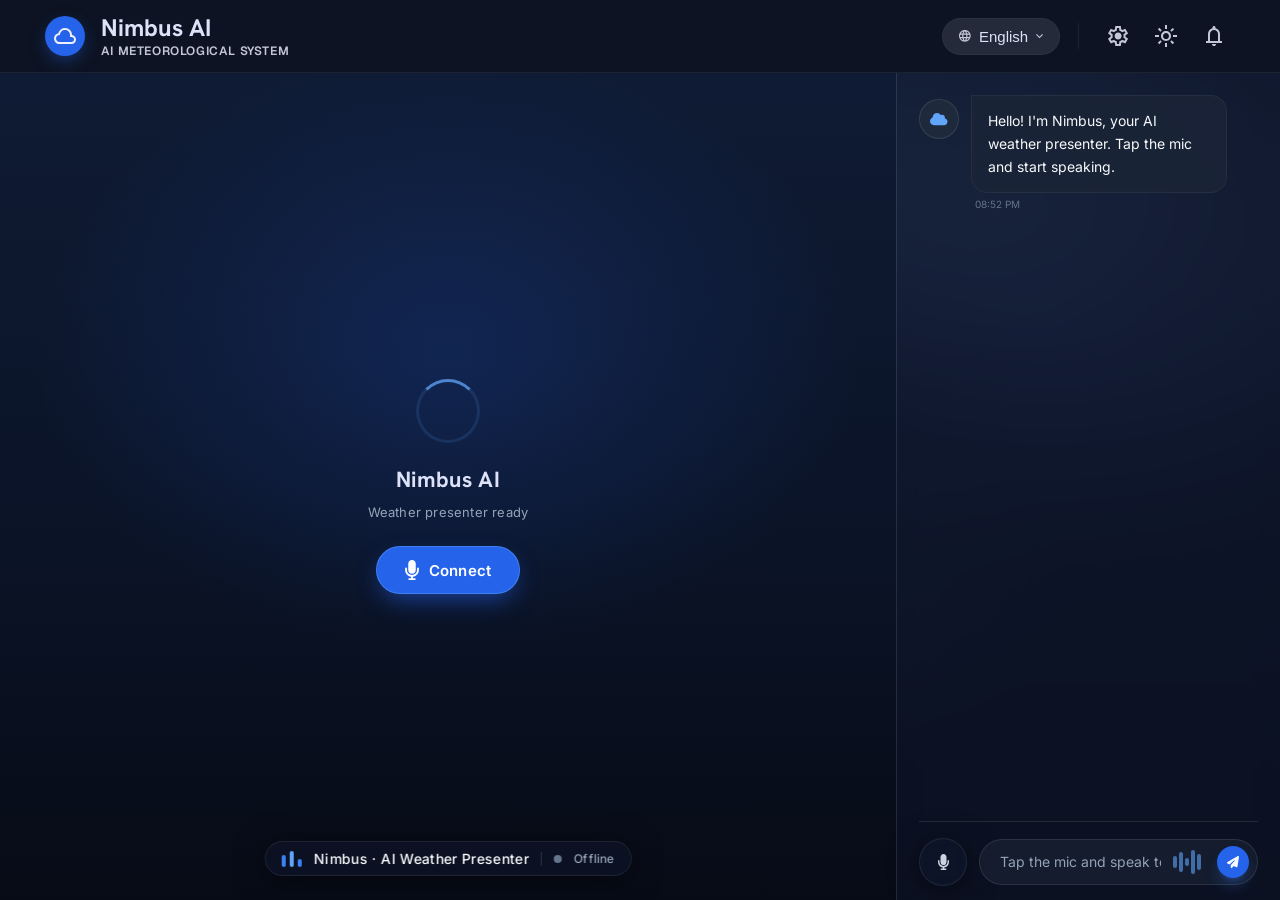
<file: local_services/nimbus_client/index.html>
<!DOCTYPE html>
<html lang="en">
<head>
<meta charset="UTF-8" />
<meta name="viewport" content="width=device-width, initial-scale=1.0" />
<title>Nimbus AI — UI Mockup</title>
<!--
  Nimbus AI Weather Presenter — Phase-1 static mockup (figma-to-code).
  Pixel-faithful, responsive, self-contained reproduction of the Figma "Group 2".
  Avatar stage is a PLACEHOLDER; Phase 2 wires it to the live pipecat WebRTC avatar
  video + mic + bot audio + RTVI transcript. Colors/spacing/icons taken from the export.
-->
<style>
  @import url('https://fonts.googleapis.com/css2?family=Inter:wght@400;500;600;700&family=Hanken+Grotesk:wght@600;700;800&family=Geist:wght@500;600;700&display=swap');

  :root {
    --bg-0:        #070b16;
    --bg-appbar:   #0D1322;
    --glass:       rgba(15, 23, 42, 0.60);
    --glass-2:     rgba(30, 41, 59, 0.70);
    --input-bg:    rgba(30, 41, 59, 0.50);
    --border-soft: rgba(255, 255, 255, 0.10);
    --border-hair: rgba(255, 255, 255, 0.08);
    --border-nav:  rgba(67, 70, 85, 0.30);
    --blue:        #2563EB;
    --blue-400:    #3B82F6;
    --blue-300:    #60A5FA;
    --user-bubble: rgba(37, 99, 235, 0.80);
    --user-border: rgba(59, 130, 246, 0.30);
    --pill-bg:     #242A3A;
    --text-hi:     #F8FAFC;
    --text-nav:    #DDE2F8;
    --text-nav-2:  #C3C6D7;
    --text-mut:    #94A3B8;
    --text-mut-2:  #64748B;
    --avatar-ring: #1E293B;
    font-synthesis: none;
  }

  * { box-sizing: border-box; margin: 0; padding: 0; }

  html, body { height: 100%; }

  body {
    font-family: 'Inter', -apple-system, Roboto, Helvetica, sans-serif;
    color: var(--text-hi);
    background:
      radial-gradient(1200px 620px at 50% -8%, #16233f 0%, rgba(11,17,32,0) 62%),
      radial-gradient(900px 500px at 82% 8%, #1b2b4d 0%, rgba(11,17,32,0) 55%),
      linear-gradient(180deg, #0b1120 0%, #070b16 100%);
    height: 100dvh;
    display: flex;
    flex-direction: column;
    overflow: hidden;
  }

  /* ------------------------------------------------------------------ APPBAR */
  .appbar {
    position: sticky;
    top: 0;
    z-index: 40;
    background: var(--bg-appbar);
    border-bottom: 1px solid var(--border-nav);
    -webkit-backdrop-filter: blur(12px);
    backdrop-filter: blur(12px);
    padding: 0 clamp(20px, 3.5vw, 48px);
  }
  .appbar-inner {
    max-width: 1400px;
    margin: 0 auto;
    height: 72px;
    display: flex;
    align-items: center;
    justify-content: space-between;
    gap: 28px;
  }
  .brand { display: flex; align-items: center; gap: 16px; min-width: 0; }
  .brand-badge {
    display: flex; align-items: center; justify-content: center;
    width: 40px; height: 40px; flex-shrink: 0;
    border-radius: 9999px;
    background: var(--blue);
    box-shadow: 0 6px 18px -4px rgba(37, 99, 235, 0.55);
  }
  .brand-text { display: flex; flex-direction: column; min-width: 0; }
  .brand-title {
    font-family: 'Hanken Grotesk', 'Inter', sans-serif;
    font-weight: 700; font-size: 24px; line-height: 30px;
    color: var(--text-nav); white-space: nowrap;
  }
  .brand-sub {
    font-family: 'Geist', 'Inter', sans-serif;
    font-weight: 600; font-size: 12px; line-height: 16px;
    letter-spacing: 0.6px; color: var(--text-nav-2);
    text-transform: uppercase; white-space: nowrap;
  }

  .nav-actions { display: flex; align-items: center; gap: 18px; }
  .lang-pill {
    display: flex; align-items: center; gap: 8px;
    padding: 9px 16px;
    border-radius: 9999px;
    border: 1px solid var(--border-nav);
    background: var(--pill-bg);
    color: var(--text-nav);
    font-size: 15px;
    cursor: pointer;
    transition: background .15s ease, border-color .15s ease;
  }
  .lang-pill:hover { background: #2b3245; border-color: rgba(96,165,250,.35); }
  .nav-divider {
    width: 1px; height: 26px; flex-shrink: 0;
    background: var(--border-nav);
  }
  .icon-group { display: flex; align-items: center; gap: 6px; }
  .icon-btn {
    display: flex; align-items: center; justify-content: center;
    width: 42px; height: 42px;
    border-radius: 9999px;
    border: 1px solid transparent;
    background: transparent;
    cursor: pointer;
    transition: background .15s ease, border-color .15s ease;
  }
  .icon-btn:hover { background: rgba(255,255,255,0.05); border-color: var(--border-hair); }
  .icon-btn svg { display: block; }

  /* --------------------------------------------------- STAGE (70/30 split) */
  .stage {
    position: relative;
    flex: 1 1 auto;
    min-height: 0;
    display: flex;
    flex-direction: row;
    align-items: stretch;
    overflow: hidden;
  }
  /* weather-sky background layer (placeholder for the presenter backdrop) */
  .stage-bg {
    position: absolute; inset: 0;
    opacity: 0.8;
    pointer-events: none;
    background:
      radial-gradient(80% 60% at 50% 6%, rgba(96,165,250,0.22) 0%, rgba(96,165,250,0) 60%),
      radial-gradient(60% 44% at 22% 24%, rgba(37,99,235,0.28) 0%, rgba(37,99,235,0) 65%),
      radial-gradient(55% 50% at 82% 30%, rgba(56,89,168,0.30) 0%, rgba(56,89,168,0) 62%),
      linear-gradient(180deg, #0f1b34 0%, #0b1428 46%, #070b16 100%);
  }
  .stage-bg::after {
    /* soft drifting cloud bands */
    content: "";
    position: absolute; inset: -10% -20%;
    background:
      radial-gradient(40% 30% at 20% 30%, rgba(148,163,184,0.10), transparent 70%),
      radial-gradient(46% 34% at 72% 22%, rgba(203,213,225,0.08), transparent 72%),
      radial-gradient(38% 30% at 48% 60%, rgba(96,165,250,0.10), transparent 70%);
    animation: drift 26s ease-in-out infinite alternate;
  }
  @keyframes drift {
    from { transform: translate3d(-2%, 0, 0) scale(1.02); }
    to   { transform: translate3d(3%, -1.5%, 0) scale(1.08); }
  }

  /* presenter -- left column, 70% width, full height */
  .presenter {
    position: relative;
    z-index: 1;
    flex: 0 0 70%;
    min-width: 0;
    overflow: hidden;
  }
  .presenter-frame {
    position: absolute; inset: 0;
    background: #0b1120;
    overflow: hidden;
  }
  .presenter-img {
    position: absolute; inset: 0;
    width: 100%; height: 100%;
    object-fit: cover;
    object-position: center top;   /* keep the studio top; crop the bottom (blurred desk pad) */
    display: block;
  }
  .presenter-frame::after {
    /* subtle vignette so the name tag + right seam read cleanly */
    content: "";
    position: absolute; inset: 0;
    pointer-events: none;
    background:
      linear-gradient(180deg, rgba(7,11,22,0) 72%, rgba(7,11,22,0.55) 100%),
      linear-gradient(90deg, rgba(7,11,22,0) 88%, rgba(7,11,22,0.45) 100%);
  }

  /* loading / connect overlay -- shown until the live avatar is streaming */
  .avatar-overlay {
    position: absolute; inset: 0; z-index: 3;
    display: flex; flex-direction: column; align-items: center; justify-content: center;
    gap: 22px; text-align: center; padding: 24px;
    background:
      radial-gradient(70% 55% at 50% 34%, rgba(37,99,235,0.20), transparent 66%),
      linear-gradient(180deg, #0f1b34 0%, #0b1428 52%, #070b16 100%);
    transition: opacity .5s ease, visibility .5s ease;
  }
  .avatar-overlay.hidden { opacity: 0; visibility: hidden; pointer-events: none; }
  .loader {
    width: 64px; height: 64px; border-radius: 50%;
    border: 3px solid rgba(96,165,250,0.18);
    border-top-color: #60A5FA;
    animation: spin 0.9s linear infinite;
  }
  @keyframes spin { to { transform: rotate(360deg); } }
  .overlay-title {
    font-family: 'Hanken Grotesk','Inter',sans-serif;
    font-weight: 700; font-size: 22px; color: var(--text-nav); letter-spacing: .3px;
  }
  .overlay-sub { font-size: 13px; color: var(--text-mut); letter-spacing: .2px; margin-top: -12px; }
  .connect-btn {
    display: inline-flex; align-items: center; gap: 10px;
    padding: 13px 28px; margin-top: 4px;
    border-radius: 9999px; border: 1px solid rgba(96,165,250,0.45);
    background: var(--blue); color: #fff;
    font-family: inherit; font-size: 15px; font-weight: 600; letter-spacing: .2px;
    cursor: pointer;
    box-shadow: 0 10px 24px -6px rgba(37,99,235,0.6);
    transition: transform .12s ease, filter .12s ease, opacity .2s ease;
  }
  .connect-btn:hover { filter: brightness(1.08); }
  .connect-btn:active { transform: scale(0.96); }
  .avatar-overlay[data-mode="connecting"] .connect-btn { display: none; }
  .avatar-overlay[data-mode="idle"] .loader { animation-duration: 2.4s; opacity: .75; }

  /* name tag pill -- floats over the bottom of the presenter panel */
  .name-tag {
    position: absolute; z-index: 4;
    left: 50%; bottom: 24px; transform: translateX(-50%);
    display: inline-flex; align-items: center; gap: 12px;
    padding: 8px 16px;
    border-radius: 9999px;
    border: 1px solid var(--border-hair);
    background: var(--glass);
    box-shadow: 0 4px 30px 0 rgba(0,0,0,0.50);
    -webkit-backdrop-filter: blur(6px);
    backdrop-filter: blur(6px);
  }
  .eq { display: flex; align-items: flex-end; gap: 4px; height: 16px; }
  .eq span {
    width: 4px; border-radius: 9999px; background: var(--blue-400);
    animation: eq 1.05s ease-in-out infinite;
  }
  .eq span:nth-child(1) { height: 12px; background: var(--blue-400); animation-delay: 0s; }
  .eq span:nth-child(2) { height: 16px; background: var(--blue-300); animation-delay: .18s; }
  .eq span:nth-child(3) { height: 8px;  background: var(--blue-400); animation-delay: .36s; }
  @keyframes eq { 0%,100% { transform: scaleY(.55); } 50% { transform: scaleY(1); } }
  .name-tag-label { font-size: 14px; font-weight: 500; letter-spacing: 0.35px; color: var(--text-hi); white-space: nowrap; }
  .status-sep { width: 1px; height: 14px; background: rgba(255,255,255,0.14); }
  .status-dot {
    width: 8px; height: 8px; border-radius: 50%;
    background: #64748B; flex-shrink: 0;
    box-shadow: 0 0 0 0 rgba(96,165,250,0);
  }
  .status-label { font-size: 12px; font-weight: 500; letter-spacing: 0.2px; color: var(--text-mut); white-space: nowrap; }
  .disconnect-btn {
    display: none; align-items: center; gap: 5px;
    margin-left: 4px; padding: 4px 10px 4px 8px;
    border-radius: 9999px; border: 1px solid rgba(248,113,113,0.35);
    background: rgba(248,113,113,0.12); color: #fca5a5;
    font-family: inherit; font-size: 12px; font-weight: 600; letter-spacing: .2px;
    cursor: pointer; transition: background .15s ease, border-color .15s ease, color .15s ease;
  }
  .disconnect-btn:hover { background: rgba(248,113,113,0.22); border-color: rgba(248,113,113,0.55); color: #fecaca; }
  .disconnect-btn svg { display: block; }
  /* only offer disconnect once a session is live */
  #nameTag[data-state="live"] .disconnect-btn,
  #nameTag[data-state="speaking"] .disconnect-btn { display: inline-flex; }
  #nameTag[data-state="connecting"] .status-dot { background: #f59e0b; animation: pulse 1s ease-in-out infinite; }
  #nameTag[data-state="live"] .status-dot,
  #nameTag[data-state="speaking"] .status-dot { background: #22c55e; animation: pulse 1.6s ease-in-out infinite; }
  #nameTag[data-state="speaking"] .status-dot { background: #60A5FA; }
  @keyframes pulse { 0%,100% { box-shadow: 0 0 0 0 rgba(96,165,250,.5);} 50% { box-shadow: 0 0 0 6px rgba(96,165,250,0);} }
  /* equalizer only animates while the bot is actually speaking */
  .eq span { animation-play-state: paused; }
  #nameTag[data-state="speaking"] .eq span { animation-play-state: running; }
  /* mic/connect button states */
  .round-btn.active { border-color: rgba(96,165,250,.6); color: #60A5FA; background: rgba(37,99,235,0.18); }
  .round-btn.connecting { border-color: rgba(245,158,11,.6); color: #f59e0b; }
  /* Muted: mic click toggles this -- red tint + a diagonal slash across the mic icon. */
  .round-btn.muted { border-color: rgba(239,68,68,.6); color: #ef4444; background: rgba(239,68,68,0.12); position: relative; }
  .round-btn.muted::after {
    content: ''; position: absolute; left: 9px; right: 9px; top: 50%; height: 2px;
    background: #ef4444; border-radius: 2px; transform: translateY(-1px) rotate(-45deg);
    box-shadow: 0 -3px 0 -1px var(--glass);
  }

  /* --------------------------------------------- CHAT CONSOLE (right, 30%) */
  .console {
    position: relative;
    z-index: 3;
    flex: 0 0 30%;
    min-width: 320px;
    height: 100%;
    padding: 22px 22px 14px;
    border-left: 1px solid var(--border-soft);
    background: var(--glass);
    -webkit-backdrop-filter: blur(10px);
    backdrop-filter: blur(10px);
    display: flex;
    flex-direction: column;
  }

  .messages {
    display: flex;
    flex-direction: column;
    gap: 15px;
    flex: 1 1 auto;
    min-height: 0;
    overflow-y: auto;
    padding-right: 4px;
    padding-bottom: 6px;
  }
  .messages::-webkit-scrollbar { width: 8px; }
  .messages::-webkit-scrollbar-thumb { background: rgba(148,163,184,.25); border-radius: 8px; }

  .msg { display: flex; gap: 12px; max-width: 92%; }
  .msg.ai { align-self: flex-start; }
  .msg.user { align-self: flex-end; flex-direction: row-reverse; max-width: 88%; }

  .avatar-dot {
    width: 40px; height: 40px; flex-shrink: 0;
    display: flex; align-items: center; justify-content: center;
    border-radius: 9999px;
    border: 1px solid var(--border-soft);
    background: var(--avatar-ring);
    margin-top: 4px;
  }
  .bubble-wrap { display: flex; flex-direction: column; gap: 4px; min-width: 0; }
  .bubble {
    padding: 14px 16px;
    font-size: 14px; line-height: 22.75px;
    -webkit-backdrop-filter: blur(4px); backdrop-filter: blur(4px);
  }
  .msg.ai .bubble {
    border-radius: 0 16px 16px 16px;
    border: 1px solid rgba(255,255,255,0.05);
    background: var(--glass-2);
    color: var(--text-hi);
  }
  .msg.user .bubble {
    border-radius: 16px 0 16px 16px;
    border: 1px solid var(--user-border);
    background: var(--user-bubble);
    box-shadow: 0 4px 15px 0 rgba(37,99,235,0.30);
    color: #fff;
  }
  /* Live STT bubble: the in-progress utterance while the user is still speaking. */
  .msg.user.live .bubble { opacity: 0.82; }
  .msg.user.live .caret {
    display: inline-block; width: 2px; height: 14px; margin-left: 3px;
    vertical-align: -2px; background: #fff; border-radius: 1px;
    animation: caretPulse 1s steps(1) infinite;
  }
  @keyframes caretPulse { 50% { opacity: 0; } }
  .meta {
    display: flex; align-items: center; gap: 4px;
    font-size: 10px; line-height: 15px; color: var(--text-mut-2);
  }
  .msg.ai .meta { padding-left: 4px; }
  .msg.user .meta { padding-right: 4px; justify-content: flex-end; }

  /* input area */
  .input-area {
    display: flex; align-items: center; gap: 12px;
    margin-top: 16px;
    padding-top: 16px;
    border-top: 1px solid var(--border-soft);
  }
  .round-btn {
    display: flex; align-items: center; justify-content: center;
    width: 48px; height: 48px; flex-shrink: 0;
    border-radius: 9999px;
    border: 1px solid var(--border-hair);
    background: var(--glass);
    box-shadow: 0 4px 30px 0 rgba(0,0,0,0.50);
    -webkit-backdrop-filter: blur(6px); backdrop-filter: blur(6px);
    color: #CBD5E1;
    cursor: pointer;
    transition: border-color .15s ease, color .15s ease;
  }
  .round-btn:hover { border-color: rgba(96,165,250,.4); color: #e2e8f0; }

  .input-shell {
    position: relative;
    flex: 1 1 auto;
    display: flex; align-items: center;
    padding: 13px 96px 14px 20px;
    border-radius: 9999px;
    border: 1px solid var(--border-soft);
    background: var(--input-bg);
    min-width: 0;
  }
  .input-shell input {
    flex: 1 1 auto; min-width: 0;
    border: none; outline: none; background: transparent;
    font-family: inherit; font-size: 14px; color: var(--text-hi);
  }
  .input-shell input::placeholder { color: var(--text-mut); }

  .voice-wave {
    position: absolute; right: 56px; top: 50%; transform: translateY(-50%);
    display: flex; align-items: center; gap: 2px; height: 24px; opacity: 0.6;
  }
  .voice-wave span {
    width: 4px; border-radius: 9999px; background: var(--blue-300);
    animation: wave 1.1s ease-in-out infinite;
  }
  .voice-wave span:nth-child(1){ height:12px; animation-delay:0s; }
  .voice-wave span:nth-child(2){ height:20px; animation-delay:.12s; }
  .voice-wave span:nth-child(3){ height:8px;  animation-delay:.24s; }
  .voice-wave span:nth-child(4){ height:24px; animation-delay:.36s; }
  .voice-wave span:nth-child(5){ height:16px; animation-delay:.48s; }
  @keyframes wave { 0%,100% { transform: scaleY(.5);} 50% { transform: scaleY(1);} }

  .send-btn {
    position: absolute; right: 8px; top: 50%; transform: translateY(-50%);
    display: flex; align-items: center; justify-content: center;
    width: 32px; height: 32px;
    border-radius: 9999px; border: none;
    background: var(--blue);
    box-shadow: 0 10px 15px -3px rgba(59,130,246,0.30), 0 4px 6px -4px rgba(59,130,246,0.30);
    cursor: pointer;
    transition: transform .12s ease, filter .12s ease;
  }
  .send-btn:hover { filter: brightness(1.08); }
  .send-btn:active { transform: translateY(-50%) scale(0.94); }

  /* --------------------------------------------------------------- RESPONSIVE */
  /* Tablet / narrow desktop: give the chat a touch more room */
  @media (max-width: 1100px) and (min-width: 861px) {
    .presenter { flex-basis: 62%; }
    .console { flex-basis: 38%; }
  }

  /* Phones / small tablets: stack vertically, presenter becomes a top banner */
  @media (max-width: 860px) {
    body { height: auto; min-height: 100dvh; overflow-y: auto; overflow-x: hidden; }
    .stage { flex-direction: column; align-items: stretch; overflow: visible; }
    .presenter {
      flex: 0 0 auto;
      width: 100%;
      aspect-ratio: 1537 / 620;   /* top-anchored banner crop */
    }
    .presenter-img { object-position: center top; }
    .name-tag { bottom: 16px; }
    .console {
      flex: 0 0 auto;
      width: 100%;
      min-width: 0;
      height: auto;
      border-left: none;
      border-top: 1px solid var(--border-soft);
      padding: 18px 16px 14px;
    }
    .messages { flex: 0 0 auto; max-height: none; overflow: visible; }
    .msg, .msg.user { max-width: 88%; }
  }
  @media (max-width: 720px) {
    .appbar { padding: 0 14px; }
    .appbar-inner { height: 62px; gap: 12px; }
    .brand-sub { display: none; }
    .brand-title { font-size: 20px; line-height: 24px; }
    .lang-pill .lang-label { display: none; }
    .lang-pill { padding: 8px 11px; }
    .nav-actions { gap: 10px; }
    .nav-divider { display: none; }
    .icon-group { gap: 2px; }
    .icon-btn { width: 38px; height: 38px; }
    .input-shell { padding: 12px 92px 12px 16px; }
  }
  @media (max-width: 420px) {
    .msg .avatar-dot { display: none; }
    .voice-wave { display: none; }
    .input-shell { padding: 12px 48px 12px 16px; }
  }
  @media (prefers-reduced-motion: reduce) {
    .eq span, .voice-wave span, .stage-bg::after, .presenter-frame::before { animation: none !important; }
  }
</style>
</head>
<body>

  <!-- ===================================================== TOP NAVIGATION -->
  <header class="appbar">
   <div class="appbar-inner">
    <div class="brand">
      <div class="brand-badge" aria-hidden="true">
        <svg width="22" height="16" viewBox="0 0 22 16" fill="none" xmlns="http://www.w3.org/2000/svg">
          <path d="M5.5 16C3.98333 16 2.6875 15.475 1.6125 14.425C0.5375 13.375 0 12.0917 0 10.575C0 9.275 0.391667 8.11667 1.175 7.1C1.95833 6.08333 2.98333 5.43333 4.25 5.15C4.66667 3.61667 5.5 2.375 6.75 1.425C8 0.475 9.41667 0 11 0C12.95 0 14.6042 0.679167 15.9625 2.0375C17.3208 3.39583 18 5.05 18 7C19.15 7.13333 20.1042 7.62917 20.8625 8.4875C21.6208 9.34583 22 10.35 22 11.5C22 12.75 21.5625 13.8125 20.6875 14.6875C19.8125 15.5625 18.75 16 17.5 16H5.5ZM5.5 14H17.5C18.2 14 18.7917 13.7583 19.275 13.275C19.7583 12.7917 20 12.2 20 11.5C20 10.8 19.7583 10.2083 19.275 9.725C18.7917 9.24167 18.2 9 17.5 9H16V7C16 5.61667 15.5125 4.4375 14.5375 3.4625C13.5625 2.4875 12.3833 2 11 2C9.61667 2 8.4375 2.4875 7.4625 3.4625C6.4875 4.4375 6 5.61667 6 7H5.5C4.53333 7 3.70833 7.34167 3.025 8.025C2.34167 8.70833 2 9.53333 2 10.5C2 11.4667 2.34167 12.2917 3.025 12.975C3.70833 13.6583 4.53333 14 5.5 14Z" fill="#EEEFFF"/>
        </svg>
      </div>
      <div class="brand-text">
        <span class="brand-title">Nimbus AI</span>
        <span class="brand-sub">AI Meteorological System</span>
      </div>
    </div>

    <nav class="nav-actions">
      <button class="lang-pill" type="button">
        <svg width="12" height="12" viewBox="0 0 12 12" fill="none" xmlns="http://www.w3.org/2000/svg">
          <path d="M5.84062 11.6667C5.03854 11.6667 4.28264 11.5135 3.57292 11.2073C2.86319 10.901 2.2434 10.483 1.71354 9.95312C1.18368 9.42326 0.765625 8.80347 0.459375 8.09375C0.153125 7.38403 0 6.62813 0 5.82604C0 5.02396 0.153125 4.27049 0.459375 3.56562C0.765625 2.86076 1.18368 2.2434 1.71354 1.71354C2.2434 1.18368 2.86319 0.765625 3.57292 0.459375C4.28264 0.153125 5.03854 0 5.84062 0C6.64271 0 7.39618 0.153125 8.10104 0.459375C8.8059 0.765625 9.42326 1.18368 9.95312 1.71354C10.483 2.2434 10.901 2.86076 11.2073 3.56562C11.5135 4.27049 11.6667 5.02396 11.6667 5.82604C11.6667 6.62813 11.5135 7.38403 11.2073 8.09375C10.901 8.80347 10.483 9.42326 9.95312 9.95312C9.42326 10.483 8.8059 10.901 8.10104 11.2073C7.39618 11.5135 6.64271 11.6667 5.84062 11.6667ZM5.83333 10.4708C6.08611 10.1208 6.30486 9.75625 6.48958 9.37708C6.67431 8.99792 6.825 8.59444 6.94167 8.16667H4.725C4.84167 8.59444 4.99236 8.99792 5.17708 9.37708C5.36181 9.75625 5.58056 10.1208 5.83333 10.4708ZM4.31667 10.2375C4.14167 9.91667 3.98854 9.58368 3.85729 9.23854C3.72604 8.8934 3.61667 8.53611 3.52917 8.16667H1.80833C2.09028 8.65278 2.44271 9.07569 2.86562 9.43542C3.28854 9.79514 3.77222 10.0625 4.31667 10.2375ZM7.35 10.2375C7.89444 10.0625 8.37813 9.79514 8.80104 9.43542C9.22396 9.07569 9.57639 8.65278 9.85833 8.16667H8.1375C8.05 8.53611 7.94062 8.8934 7.80937 9.23854C7.67812 9.58368 7.525 9.91667 7.35 10.2375ZM1.3125 7H3.29583C3.26667 6.80556 3.24479 6.61354 3.23021 6.42396C3.21563 6.23438 3.20833 6.0375 3.20833 5.83333C3.20833 5.62917 3.21563 5.43229 3.23021 5.24271C3.24479 5.05312 3.26667 4.86111 3.29583 4.66667H1.3125C1.26389 4.86111 1.22743 5.05312 1.20312 5.24271C1.17882 5.43229 1.16667 5.62917 1.16667 5.83333C1.16667 6.0375 1.17882 6.23438 1.20312 6.42396C1.22743 6.61354 1.26389 6.80556 1.3125 7ZM4.4625 7H7.20417C7.23333 6.80556 7.25521 6.61354 7.26979 6.42396C7.28437 6.23438 7.29167 6.0375 7.29167 5.83333C7.29167 5.62917 7.28437 5.43229 7.26979 5.24271C7.25521 5.05312 7.23333 4.86111 7.20417 4.66667H4.4625C4.43333 4.86111 4.41146 5.05312 4.39687 5.24271C4.38229 5.43229 4.375 5.62917 4.375 5.83333C4.375 6.0375 4.38229 6.23438 4.39687 6.42396C4.41146 6.61354 4.43333 6.80556 4.4625 7ZM8.37083 7H10.3542C10.4028 6.80556 10.4392 6.61354 10.4635 6.42396C10.4878 6.23438 10.5 6.0375 10.5 5.83333C10.5 5.62917 10.4878 5.43229 10.4635 5.24271C10.4392 5.05312 10.4028 4.86111 10.3542 4.66667H8.37083C8.4 4.86111 8.42188 5.05312 8.43646 5.24271C8.45104 5.43229 8.45833 5.62917 8.45833 5.83333C8.45833 6.0375 8.45104 6.23438 8.43646 6.42396C8.42188 6.61354 8.4 6.80556 8.37083 7ZM8.1375 3.5H9.85833C9.57639 3.01389 9.22396 2.59097 8.80104 2.23125C8.37813 1.87153 7.89444 1.60417 7.35 1.42917C7.525 1.75 7.67812 2.08299 7.80937 2.42812C7.94062 2.77326 8.05 3.13056 8.1375 3.5ZM4.725 3.5H6.94167C6.825 3.07222 6.67431 2.66875 6.48958 2.28958C6.30486 1.91042 6.08611 1.54583 5.83333 1.19583C5.58056 1.54583 5.36181 1.91042 5.17708 2.28958C4.99236 2.66875 4.84167 3.07222 4.725 3.5ZM1.80833 3.5H3.52917C3.61667 3.13056 3.72604 2.77326 3.85729 2.42812C3.98854 2.08299 4.14167 1.75 4.31667 1.42917C3.77222 1.60417 3.28854 1.87153 2.86562 2.23125C2.44271 2.59097 2.09028 3.01389 1.80833 3.5Z" fill="#C3C6D7"/>
        </svg>
        <span class="lang-label">English</span>
        <svg width="7" height="5" viewBox="0 0 7 5" fill="none" xmlns="http://www.w3.org/2000/svg">
          <path d="M3.5 4.31667L0 0.816667L0.816667 0L3.5 2.68333L6.18333 0L7 0.816667L3.5 4.31667Z" fill="#C3C6D7"/>
        </svg>
      </button>

      <span class="nav-divider" aria-hidden="true"></span>

      <div class="icon-group">
      <button class="icon-btn" type="button" aria-label="Settings">
        <svg width="21" height="20" viewBox="0 0 21 20" fill="none" xmlns="http://www.w3.org/2000/svg">
          <path d="M7.3 20L6.9 16.8C6.68333 16.7167 6.47917 16.6167 6.2875 16.5C6.09583 16.3833 5.90833 16.2583 5.725 16.125L2.75 17.375L0 12.625L2.575 10.675C2.55833 10.5583 2.55 10.4458 2.55 10.3375C2.55 10.2292 2.55 10.1167 2.55 10C2.55 9.88333 2.55 9.77083 2.55 9.6625C2.55 9.55417 2.55833 9.44167 2.575 9.325L0 7.375L2.75 2.625L5.725 3.875C5.90833 3.74167 6.1 3.61667 6.3 3.5C6.5 3.38333 6.7 3.28333 6.9 3.2L7.3 0H12.8L13.2 3.2C13.4167 3.28333 13.6208 3.38333 13.8125 3.5C14.0042 3.61667 14.1917 3.74167 14.375 3.875L17.35 2.625L20.1 7.375L17.525 9.325C17.5417 9.44167 17.55 9.55417 17.55 9.6625C17.55 9.77083 17.55 9.88333 17.55 10C17.55 10.1167 17.55 10.2292 17.55 10.3375C17.55 10.4458 17.5333 10.5583 17.5 10.675L20.075 12.625L17.325 17.375L14.375 16.125C14.1917 16.2583 14 16.3833 13.8 16.5C13.6 16.6167 13.4 16.7167 13.2 16.8L12.8 20H7.3ZM9.05 18H11.025L11.375 15.35C11.8917 15.2167 12.3708 15.0208 12.8125 14.7625C13.2542 14.5042 13.6583 14.1917 14.025 13.825L16.5 14.85L17.475 13.15L15.325 11.525C15.4083 11.2917 15.4667 11.0458 15.5 10.7875C15.5333 10.5292 15.55 10.2667 15.55 10C15.55 9.73333 15.5333 9.47083 15.5 9.2125C15.4667 8.95417 15.4083 8.70833 15.325 8.475L17.475 6.85L16.5 5.15L14.025 6.2C13.6583 5.81667 13.2542 5.49583 12.8125 5.2375C12.3708 4.97917 11.8917 4.78333 11.375 4.65L11.05 2H9.075L8.725 4.65C8.20833 4.78333 7.72917 4.97917 7.2875 5.2375C6.84583 5.49583 6.44167 5.80833 6.075 6.175L3.6 5.15L2.625 6.85L4.775 8.45C4.69167 8.7 4.63333 8.95 4.6 9.2C4.56667 9.45 4.55 9.71667 4.55 10C4.55 10.2667 4.56667 10.525 4.6 10.775C4.63333 11.025 4.69167 11.275 4.775 11.525L2.625 13.15L3.6 14.85L6.075 13.8C6.44167 14.1833 6.84583 14.5042 7.2875 14.7625C7.72917 15.0208 8.20833 15.2167 8.725 15.35L9.05 18ZM10.1 13.5C11.0667 13.5 11.8917 13.1583 12.575 12.475C13.2583 11.7917 13.6 10.9667 13.6 10C13.6 9.03333 13.2583 8.20833 12.575 7.525C11.8917 6.84167 11.0667 6.5 10.1 6.5C9.11667 6.5 8.2875 6.84167 7.6125 7.525C6.9375 8.20833 6.6 9.03333 6.6 10C6.6 10.9667 6.9375 11.7917 7.6125 12.475C8.2875 13.1583 9.11667 13.5 10.1 13.5Z" fill="#C3C6D7"/>
        </svg>
      </button>

      <button class="icon-btn" type="button" aria-label="Theme">
        <svg width="22" height="22" viewBox="0 0 22 22" fill="none" xmlns="http://www.w3.org/2000/svg">
          <path d="M11 14C11.8333 14 12.5417 13.7083 13.125 13.125C13.7083 12.5417 14 11.8333 14 11C14 10.1667 13.7083 9.45833 13.125 8.875C12.5417 8.29167 11.8333 8 11 8C10.1667 8 9.45833 8.29167 8.875 8.875C8.29167 9.45833 8 10.1667 8 11C8 11.8333 8.29167 12.5417 8.875 13.125C9.45833 13.7083 10.1667 14 11 14ZM11 16C9.61667 16 8.4375 15.5125 7.4625 14.5375C6.4875 13.5625 6 12.3833 6 11C6 9.61667 6.4875 8.4375 7.4625 7.4625C8.4375 6.4875 9.61667 6 11 6C12.3833 6 13.5625 6.4875 14.5375 7.4625C15.5125 8.4375 16 9.61667 16 11C16 12.3833 15.5125 13.5625 14.5375 14.5375C13.5625 15.5125 12.3833 16 11 16ZM4 12H0V10H4V12ZM22 12H18V10H22V12ZM10 4V0H12V4H10ZM10 22V18H12V22H10ZM5.4 6.75L2.875 4.325L4.3 2.85L6.7 5.35L5.4 6.75ZM17.7 19.15L15.275 16.625L16.6 15.25L19.125 17.675L17.7 19.15ZM15.25 5.4L17.675 2.875L19.15 4.3L16.65 6.7L15.25 5.4ZM2.85 17.7L5.375 15.275L6.75 16.6L4.325 19.125L2.85 17.7Z" fill="#C3C6D7"/>
        </svg>
      </button>

      <button class="icon-btn" type="button" aria-label="Notifications">
        <svg width="16" height="20" viewBox="0 0 16 20" fill="none" xmlns="http://www.w3.org/2000/svg">
          <path d="M0 17V15H2V8C2 6.61667 2.41667 5.3875 3.25 4.3125C4.08333 3.2375 5.16667 2.53333 6.5 2.2V1.5C6.5 1.08333 6.64583 0.729167 6.9375 0.4375C7.22917 0.145833 7.58333 0 8 0C8.41667 0 8.77083 0.145833 9.0625 0.4375C9.35417 0.729167 9.5 1.08333 9.5 1.5V2.2C10.8333 2.53333 11.9167 3.2375 12.75 4.3125C13.5833 5.3875 14 6.61667 14 8V15H16V17H0ZM8 20C7.45 20 6.97917 19.8042 6.5875 19.4125C6.19583 19.0208 6 18.55 6 18H10C10 18.55 9.80417 19.0208 9.4125 19.4125C9.02083 19.8042 8.55 20 8 20ZM4 15H12V8C12 6.9 11.6083 5.95833 10.825 5.175C10.0417 4.39167 9.1 4 8 4C6.9 4 5.95833 4.39167 5.175 5.175C4.39167 5.95833 4 6.9 4 8V15Z" fill="#C3C6D7"/>
        </svg>
      </button>
      </div>
    </nav>
   </div>
  </header>

  <!-- =========================================================== STAGE -->
  <main class="stage">
    <div class="stage-bg" aria-hidden="true"></div>

    <div class="presenter">
      <div class="presenter-frame">
        <video id="avatar" class="presenter-img" autoplay playsinline muted></video>
        <audio id="botAudio" autoplay playsinline></audio>
        <div class="avatar-overlay" id="avatarOverlay" data-mode="idle">
          <div class="loader" aria-hidden="true"></div>
          <div class="overlay-title">Nimbus AI</div>
          <div class="overlay-sub" id="overlaySub">Weather presenter ready</div>
          <button class="connect-btn" id="connectBtn" type="button">
            <svg width="14" height="20" viewBox="0 0 11 16" fill="none" xmlns="http://www.w3.org/2000/svg" aria-hidden="true">
              <path d="M5.5 0C4.64583 0.0208333 3.9375 0.3125 3.375 0.875C2.8125 1.4375 2.52083 2.14583 2.5 3V8C2.52083 8.85417 2.8125 9.5625 3.375 10.125C3.9375 10.6875 4.64583 10.9792 5.5 11C6.35417 10.9792 7.0625 10.6875 7.625 10.125C8.1875 9.5625 8.47917 8.85417 8.5 8V3C8.47917 2.14583 8.1875 1.4375 7.625 0.875C7.0625 0.3125 6.35417 0.0208333 5.5 0ZM1.5 6.75C1.45833 6.29167 1.20833 6.04167 0.75 6C0.291667 6.04167 0.0416667 6.29167 0 6.75V8C0.0208333 9.41667 0.479167 10.625 1.375 11.625C2.25 12.625 3.375 13.2292 4.75 13.4375V14.5H3.25C2.79167 14.5417 2.54167 14.7917 2.5 15.25C2.54167 15.7083 2.79167 15.9583 3.25 16H5.5H7.75C8.20833 15.9583 8.45833 15.7083 8.5 15.25C8.45833 14.7917 8.20833 14.5417 7.75 14.5H6.25V13.4375C7.625 13.2292 8.75 12.625 9.625 11.625C10.5208 10.625 10.9792 9.41667 11 8V6.75C10.9583 6.29167 10.7083 6.04167 10.25 6C9.79167 6.04167 9.54167 6.29167 9.5 6.75V8C9.47917 9.125 9.09375 10.0729 8.34375 10.8438C7.57292 11.5938 6.625 11.9792 5.5 12C4.375 11.9792 3.42708 11.5938 2.65625 10.8438C1.90625 10.0729 1.52083 9.125 1.5 8V6.75Z" fill="#fff"/>
            </svg>
            Connect
          </button>
        </div>
      </div>

      <div class="name-tag" id="nameTag" data-state="">
        <div class="eq" aria-hidden="true"><span></span><span></span><span></span></div>
        <span class="name-tag-label">Nimbus · AI Weather Presenter</span>
        <span class="status-sep" aria-hidden="true"></span>
        <span class="status-dot" id="statusDot" aria-hidden="true"></span>
        <span class="status-label" id="statusLabel">Offline</span>
        <button class="disconnect-btn" id="disconnectBtn" type="button" title="End session" aria-label="Disconnect">
          <svg width="12" height="12" viewBox="0 0 14 14" fill="none" xmlns="http://www.w3.org/2000/svg">
            <path d="M1 1L13 13M13 1L1 13" stroke="currentColor" stroke-width="2" stroke-linecap="round"/>
          </svg>
          End
        </button>
      </div>
    </div>

    <!-- chat console -->
    <section class="console">
      <div class="messages" id="messages">
        <div class="msg ai">
          <div class="avatar-dot" aria-hidden="true">
            <svg width="18" height="13" viewBox="0 0 18 13" fill="none" xmlns="http://www.w3.org/2000/svg">
              <path d="M0 8.3125C0.0364583 9.42448 0.419271 10.3542 1.14844 11.1016C1.89583 11.8307 2.82552 12.2135 3.9375 12.25H14C14.9844 12.2318 15.8138 11.8945 16.4883 11.2383C17.1445 10.5638 17.4818 9.73438 17.5 8.75C17.4818 7.89323 17.2174 7.15495 16.707 6.53516C16.1784 5.89714 15.513 5.49609 14.7109 5.33203C14.8203 5.02214 14.875 4.70312 14.875 4.375C14.8568 3.6276 14.6016 3.00781 14.1094 2.51562C13.6172 2.02344 12.9974 1.76823 12.25 1.75C11.7031 1.75 11.2201 1.89583 10.8008 2.1875C10.3997 1.53125 9.87109 1.0026 9.21484 0.601562C8.55859 0.21875 7.82031 0.0182292 7 0C5.76042 0.0364583 4.73047 0.464844 3.91016 1.28516C3.08984 2.10547 2.66146 3.13542 2.625 4.375C2.625 4.44792 2.625 4.52083 2.625 4.59375C1.84115 4.88542 1.21224 5.35938 0.738281 6.01562C0.264323 6.67188 0.0182292 7.4375 0 8.3125Z" fill="#60A5FA"/>
            </svg>
          </div>
          <div class="bubble-wrap">
            <div class="bubble">Hello! I'm Nimbus, your AI weather presenter. Tap the mic and start speaking.</div>
            <div class="meta" data-clock></div>
          </div>
        </div>
      </div>

      <!-- input area -->
      <div class="input-area">
        <button class="round-btn" id="micBtn" type="button" aria-label="Connect and talk">
          <svg width="11" height="16" viewBox="0 0 11 16" fill="none" xmlns="http://www.w3.org/2000/svg">
            <path d="M5.5 0C4.64583 0.0208333 3.9375 0.3125 3.375 0.875C2.8125 1.4375 2.52083 2.14583 2.5 3V8C2.52083 8.85417 2.8125 9.5625 3.375 10.125C3.9375 10.6875 4.64583 10.9792 5.5 11C6.35417 10.9792 7.0625 10.6875 7.625 10.125C8.1875 9.5625 8.47917 8.85417 8.5 8V3C8.47917 2.14583 8.1875 1.4375 7.625 0.875C7.0625 0.3125 6.35417 0.0208333 5.5 0ZM1.5 6.75C1.45833 6.29167 1.20833 6.04167 0.75 6C0.291667 6.04167 0.0416667 6.29167 0 6.75V8C0.0208333 9.41667 0.479167 10.625 1.375 11.625C2.25 12.625 3.375 13.2292 4.75 13.4375V14.5H3.25C2.79167 14.5417 2.54167 14.7917 2.5 15.25C2.54167 15.7083 2.79167 15.9583 3.25 16H5.5H7.75C8.20833 15.9583 8.45833 15.7083 8.5 15.25C8.45833 14.7917 8.20833 14.5417 7.75 14.5H6.25V13.4375C7.625 13.2292 8.75 12.625 9.625 11.625C10.5208 10.625 10.9792 9.41667 11 8V6.75C10.9583 6.29167 10.7083 6.04167 10.25 6C9.79167 6.04167 9.54167 6.29167 9.5 6.75V8C9.47917 9.125 9.09375 10.0729 8.34375 10.8438C7.57292 11.5938 6.625 11.9792 5.5 12C4.375 11.9792 3.42708 11.5938 2.65625 10.8438C1.90625 10.0729 1.52083 9.125 1.5 8V6.75Z" fill="#CBD5E1"/>
          </svg>
        </button>

        <div class="input-shell">
          <input id="chatInput" type="text" placeholder="Tap the mic and speak to Nimbus..." />
          <div class="voice-wave" aria-hidden="true">
            <span></span><span></span><span></span><span></span><span></span>
          </div>
          <button class="send-btn" id="sendBtn" type="button" aria-label="Send">
            <svg width="12" height="12" viewBox="0 0 12 12" fill="none" xmlns="http://www.w3.org/2000/svg">
              <path d="M11.6719 0.141797C11.9219 0.313672 12.0312 0.555859 12 0.868359L10.5 10.6184C10.4531 10.8527 10.3281 11.0324 10.125 11.1574C9.90625 11.2668 9.6875 11.2746 9.46875 11.1809L6.65625 10.0324L5.0625 11.7668C4.8125 12.0012 4.53125 12.0637 4.21875 11.9543C3.92188 11.8137 3.76562 11.5793 3.75 11.2512V9.28242C3.75 9.18867 3.78125 9.11055 3.84375 9.04805L7.78125 4.75898C7.90625 4.58711 7.89844 4.41523 7.75781 4.24336C7.60156 4.10273 7.42969 4.09492 7.24219 4.21992L2.48438 8.46211L0.421875 7.43086C0.15625 7.29023 0.015625 7.07148 0 6.77461C0 6.47773 0.125 6.25117 0.375 6.09492L10.875 0.0949219C11.1562 -0.0457031 11.4219 -0.0300781 11.6719 0.141797Z" fill="#F8FAFC"/>
            </svg>
          </button>
        </div>
      </div>
    </section>
  </main>

  <script>
  (() => {
    "use strict";
    const micBtn   = document.getElementById('micBtn');
    const avatar   = document.getElementById('avatar');
    const botAudio = document.getElementById('botAudio');
    const nameTag  = document.getElementById('nameTag');
    const statusLabel = document.getElementById('statusLabel');
    const messages = document.getElementById('messages');
    const chatInput = document.getElementById('chatInput');
    const sendBtn  = document.getElementById('sendBtn');
    const overlay  = document.getElementById('avatarOverlay');
    const overlaySub = document.getElementById('overlaySub');
    const connectBtn = document.getElementById('connectBtn');

    function setOverlay(mode) {
      if (mode === 'live') { overlay.classList.add('hidden'); return; }
      overlay.classList.remove('hidden');
      overlay.dataset.mode = mode;
      overlaySub.textContent = mode === 'connecting' ? 'Connecting to Nimbus...' : 'Weather presenter ready';
    }

    const fmt = (d) => {
      let h = d.getHours(), m = d.getMinutes(), ap = h >= 12 ? 'PM' : 'AM';
      h = h % 12 || 12; return `${String(h).padStart(2,'0')}:${String(m).padStart(2,'0')} ${ap}`;
    };
    const clockEl = document.querySelector('[data-clock]');
    if (clockEl) clockEl.textContent = fmt(new Date());

    function setState(state, label) {
      nameTag.dataset.state = state;
      statusLabel.textContent = label;
    }
    function addSystem(text) {
      const el = document.createElement('div');
      el.style.cssText = 'align-self:center;font-size:11px;color:var(--text-mut-2);padding:2px 0;letter-spacing:.2px;';
      el.textContent = text;
      messages.appendChild(el);
      messages.scrollTop = messages.scrollHeight;
    }
    const TICK = '<svg width="9" height="9" viewBox="0 0 9 9" fill="none" xmlns="http://www.w3.org/2000/svg"><path d="M6.69922 1.07422C6.81641 0.94401 6.875 0.794271 6.875 0.625C6.875 0.455729 6.81641 0.30599 6.69922 0.175781C6.56901 0.0585938 6.41927 0 6.25 0C6.08073 0 5.93099 0.0585938 5.80078 0.175781L3.125 2.87109L2.01172 1.73828C1.88151 1.62109 1.73177 1.5625 1.5625 1.5625C1.39323 1.5625 1.24349 1.62109 1.11328 1.73828C0.996094 1.86849 0.9375 2.01823 0.9375 2.1875C0.9375 2.35677 0.996094 2.50651 1.11328 2.63672L2.67578 4.19922C2.80599 4.31641 2.95573 4.375 3.125 4.375C3.29427 4.375 3.44401 4.31641 3.57422 4.19922L6.69922 1.07422ZM8.57422 3.57422C8.69141 3.44401 8.75 3.29427 8.75 3.125C8.75 2.95573 8.69141 2.80599 8.57422 2.67578C8.44401 2.55859 8.29427 2.5 8.125 2.5C7.95573 2.5 7.80599 2.55859 7.67578 2.67578L3.125 7.24609L1.07422 5.17578C0.94401 5.05859 0.794271 5 0.625 5C0.455729 5 0.30599 5.05859 0.175781 5.17578C0.0585938 5.30599 0 5.45573 0 5.625C0 5.79427 0.0585938 5.94401 0.175781 6.07422L2.67578 8.57422C2.80599 8.69141 2.95573 8.75 3.125 8.75C3.29427 8.75 3.44401 8.69141 3.57422 8.57422L8.57422 3.57422Z" fill="#3B82F6"/></svg>';
    function addUserMessage(text) {
      const wrap = document.createElement('div');
      wrap.className = 'msg user';
      const b = document.createElement('div'); b.className = 'bubble-wrap';
      const bub = document.createElement('div'); bub.className = 'bubble'; bub.textContent = text;
      const meta = document.createElement('div'); meta.className = 'meta';
      meta.innerHTML = fmt(new Date()) + ' ' + TICK;
      b.appendChild(bub); b.appendChild(meta); wrap.appendChild(b);
      messages.appendChild(wrap);
      messages.scrollTop = messages.scrollHeight;
    }
    const CLOUD = '<svg width="18" height="13" viewBox="0 0 18 13" fill="none" xmlns="http://www.w3.org/2000/svg"><path d="M0 8.3125C0.0364583 9.42448 0.419271 10.3542 1.14844 11.1016C1.89583 11.8307 2.82552 12.2135 3.9375 12.25H14C14.9844 12.2318 15.8138 11.8945 16.4883 11.2383C17.1445 10.5638 17.4818 9.73438 17.5 8.75C17.4818 7.89323 17.2174 7.15495 16.707 6.53516C16.1784 5.89714 15.513 5.49609 14.7109 5.33203C14.8203 5.02214 14.875 4.70312 14.875 4.375C14.8568 3.6276 14.6016 3.00781 14.1094 2.51562C13.6172 2.02344 12.9974 1.76823 12.25 1.75C11.7031 1.75 11.2201 1.89583 10.8008 2.1875C10.3997 1.53125 9.87109 1.0026 9.21484 0.601562C8.55859 0.21875 7.82031 0.0182292 7 0C5.76042 0.0364583 4.73047 0.464844 3.91016 1.28516C3.08984 2.10547 2.66146 3.13542 2.625 4.375C2.625 4.44792 2.625 4.52083 2.625 4.59375C1.84115 4.88542 1.21224 5.35938 0.738281 6.01562C0.264323 6.67188 0.0182292 7.4375 0 8.3125Z" fill="#60A5FA"/></svg>';
    function addBotMessage(text) {
      const wrap = document.createElement('div');
      wrap.className = 'msg ai';
      const dot = document.createElement('div'); dot.className = 'avatar-dot'; dot.setAttribute('aria-hidden','true'); dot.innerHTML = CLOUD;
      const b = document.createElement('div'); b.className = 'bubble-wrap';
      const bub = document.createElement('div'); bub.className = 'bubble'; bub.textContent = text;
      const meta = document.createElement('div'); meta.className = 'meta'; meta.textContent = fmt(new Date());
      b.appendChild(bub); b.appendChild(meta);
      wrap.appendChild(dot); wrap.appendChild(b);
      messages.appendChild(wrap);
      messages.scrollTop = messages.scrollHeight;
    }

    let pc = null, micStream = null, connected = false, connecting = false, muted = false;

    // Toggle the mic on/off by enabling/disabling the outgoing audio track (stays connected;
    // Disconnect is the separate button). A disabled track sends silence, so STT hears nothing.
    function setMuted(on) {
      muted = on;
      if (micStream) micStream.getAudioTracks().forEach(t => { t.enabled = !on; });
      micBtn.classList.toggle('muted', on);
      micBtn.setAttribute('aria-label', on ? 'Unmute microphone' : 'Mute microphone');
      micBtn.title = on ? 'Unmute' : 'Mute';
      if (connected && !speaking) setState('live', on ? 'Muted' : 'Listening');
    }
    let audioCtx = null, rafId = 0, speaking = false, pendingText = null;
    let transcriptSeq = 0, pollTimer = 0;

    // Live STT bubble: one ephemeral user bubble that grows with the interim transcription
    // while the user is still speaking, then is swapped for the committed final bubble.
    let liveBubbleEl = null, livePartialText = '', livePartialStamp = 0;
    function ensureLiveBubble() {
      if (liveBubbleEl) return liveBubbleEl;
      const wrap = document.createElement('div');
      wrap.className = 'msg user live';
      const b = document.createElement('div'); b.className = 'bubble-wrap';
      const bub = document.createElement('div'); bub.className = 'bubble';
      const txt = document.createElement('span'); txt.className = 'live-text';
      const caret = document.createElement('span'); caret.className = 'caret';
      bub.appendChild(txt); bub.appendChild(caret);
      b.appendChild(bub); wrap.appendChild(b);
      messages.appendChild(wrap);
      liveBubbleEl = wrap;
      return wrap;
    }
    function removeLiveBubble() {
      if (liveBubbleEl) { liveBubbleEl.remove(); liveBubbleEl = null; }
      livePartialText = ''; livePartialStamp = 0;
    }
    function updateLivePartial(p) {
      const text = p && p.text ? p.text : '';
      if (!text) { removeLiveBubble(); return; }
      const wrap = ensureLiveBubble();
      if (text !== livePartialText) {
        wrap.querySelector('.live-text').textContent = text;
        livePartialText = text;
        livePartialStamp = performance.now();
        messages.scrollTop = messages.scrollHeight;
      } else if (livePartialStamp && performance.now() - livePartialStamp > 2000) {
        // Trailed off: no finalized frame and no new interim for 2s -> stop showing the stale partial.
        removeLiveBubble();
      }
    }

    // Poll the server transcript for new lines (bot replies + finalized user speech) -> bubbles,
    // plus the in-progress user utterance (STT interim) -> the live bubble.
    async function pollTranscript() {
      try {
        const r = await fetch('/client/transcript?since=' + transcriptSeq);
        if (r.ok) {
          const data = await r.json();
          let committedUser = false;
          for (const it of (data.items || [])) {
            transcriptSeq = it.seq;
            if (it.role === 'bot') addBotMessage(it.text);
            else if (it.role === 'user') { removeLiveBubble(); addUserMessage(it.text); committedUser = true; }  // voice turns (typed are echoed already)
          }
          updateLivePartial(committedUser ? null : data.partial);
        }
      } catch (_) { /* transient; keep polling */ }
    }
    function startPolling() { if (!pollTimer) pollTimer = setInterval(pollTranscript, 200); }
    function stopPolling()  { if (pollTimer) { clearInterval(pollTimer); pollTimer = 0; } }

    function iceComplete(pc) {
      return new Promise((res) => {
        if (pc.iceGatheringState === 'complete') return res();
        const chk = () => {
          if (pc.iceGatheringState === 'complete') {
            pc.removeEventListener('icegatheringstatechange', chk); res();
          }
        };
        pc.addEventListener('icegatheringstatechange', chk);
        setTimeout(res, 3500); // fall back to whatever we have (host candidates)
      });
    }

    // Watch the bot audio energy -> flip Listening <-> Speaking (drives the equalizer).
    function watchBotAudio(stream) {
      try {
        audioCtx = audioCtx || new (window.AudioContext || window.webkitAudioContext)();
        const src = audioCtx.createMediaStreamSource(stream);
        const an = audioCtx.createAnalyser();
        an.fftSize = 512; src.connect(an);
        const buf = new Uint8Array(an.frequencyBinCount);
        let hi = 0, lo = 0;
        const tick = () => {
          an.getByteTimeDomainData(buf);
          let sum = 0;
          for (let i = 0; i < buf.length; i++) { const v = (buf[i]-128)/128; sum += v*v; }
          const rms = Math.sqrt(sum / buf.length);
          if (rms > 0.02) { hi++; lo = 0; } else { lo++; hi = 0; }
          if (!speaking && hi > 2) { speaking = true; setState('speaking','Speaking'); }
          else if (speaking && lo > 12) { speaking = false; if (connected) setState('live', muted ? 'Muted' : 'Listening'); }
          rafId = requestAnimationFrame(tick);
        };
        rafId = requestAnimationFrame(tick);
      } catch (e) { console.warn('[nimbus] analyser failed', e); }
    }

    async function connect() {
      if (connecting || connected) return;
      connecting = true;
      transcriptSeq = 0;   // each session's server store restarts at seq 1
      removeLiveBubble();
      setMuted(false);     // start each session with the mic live
      micBtn.classList.add('connecting');
      setState('connecting', 'Connecting...');
      setOverlay('connecting');
      try {
        pc = new RTCPeerConnection();
        pc.ontrack = (e) => {
          const stream = e.streams[0] || new MediaStream([e.track]);
          if (e.track.kind === 'video') {
            avatar.srcObject = stream; avatar.play().catch(()=>{});
          } else if (e.track.kind === 'audio') {
            botAudio.srcObject = stream; botAudio.play().catch(()=>{});
            watchBotAudio(stream);
          }
        };
        pc.onconnectionstatechange = () => {
          const s = pc.connectionState;
          if (s === 'connected') {
            connected = true; connecting = false;
            micBtn.classList.remove('connecting'); micBtn.classList.add('active');
            setState('live', 'Listening');
            setOverlay('live');
            addSystem('Connected - speak or type to Nimbus');
            startPolling();
            if (pendingText) { const t = pendingText; pendingText = null; postSay(t); }
          } else if (s === 'disconnected' || s === 'failed' || s === 'closed') {
            teardown();
          }
        };

        micStream = await navigator.mediaDevices.getUserMedia({ audio: true });
        micStream.getTracks().forEach(t => pc.addTrack(t, micStream));
        pc.addTransceiver('video', { direction: 'recvonly' });

        await pc.setLocalDescription(await pc.createOffer());
        await iceComplete(pc);
        const resp = await fetch('/api/offer', {
          method: 'POST', headers: { 'Content-Type': 'application/json' },
          body: JSON.stringify({ sdp: pc.localDescription.sdp, type: pc.localDescription.type })
        });
        if (!resp.ok) throw new Error('offer HTTP ' + resp.status);
        await pc.setRemoteDescription(await resp.json());
      } catch (e) {
        console.error('[nimbus] connect failed', e);
        addSystem('Could not connect: ' + (e && e.message || e));
        teardown();
      }
    }

    function teardown() {
      connected = false; connecting = false; speaking = false;
      micBtn.classList.remove('active', 'connecting');
      setState('', 'Offline');
      setOverlay('idle');
      stopPolling();
      removeLiveBubble();
      muted = false; micBtn.classList.remove('muted');
      micBtn.setAttribute('aria-label', 'Connect and talk'); micBtn.title = '';
      if (rafId) cancelAnimationFrame(rafId), rafId = 0;
      if (micStream) { micStream.getTracks().forEach(t => t.stop()); micStream = null; }
      if (pc) { try { pc.close(); } catch(_){} pc = null; }
      avatar.srcObject = null; botAudio.srcObject = null;
    }

    // POST a typed message to the live pipeline (LLM -> TTS -> avatar speaks it).
    async function postSay(text) {
      try {
        const r = await fetch('/client/say', {
          method: 'POST', headers: { 'Content-Type': 'application/json' },
          body: JSON.stringify({ text })
        });
        if (!r.ok && r.status !== 204) addSystem('Send failed (' + r.status + ')');
      } catch (e) { addSystem('Send failed: ' + (e && e.message || e)); }
    }
    function sendText() {
      const text = chatInput.value.trim();
      if (!text) return;
      addUserMessage(text);
      chatInput.value = '';
      if (connected) postSay(text);
      else { pendingText = text; connect(); }   // auto-connect, then flush
    }

    // Mic button: connect when offline; once connected, toggle mute (Disconnect is its own button).
    micBtn.addEventListener('click', () => {
      if (connecting) return;
      if (connected) setMuted(!muted);
      else connect();
    });
    connectBtn.addEventListener('click', connect);
    document.getElementById('disconnectBtn').addEventListener('click', teardown);
    sendBtn.addEventListener('click', sendText);
    chatInput.addEventListener('keydown', (e) => {
      if (e.key === 'Enter') { e.preventDefault(); sendText(); }
    });
  })();
  </script>
</body>
</html>
</file>
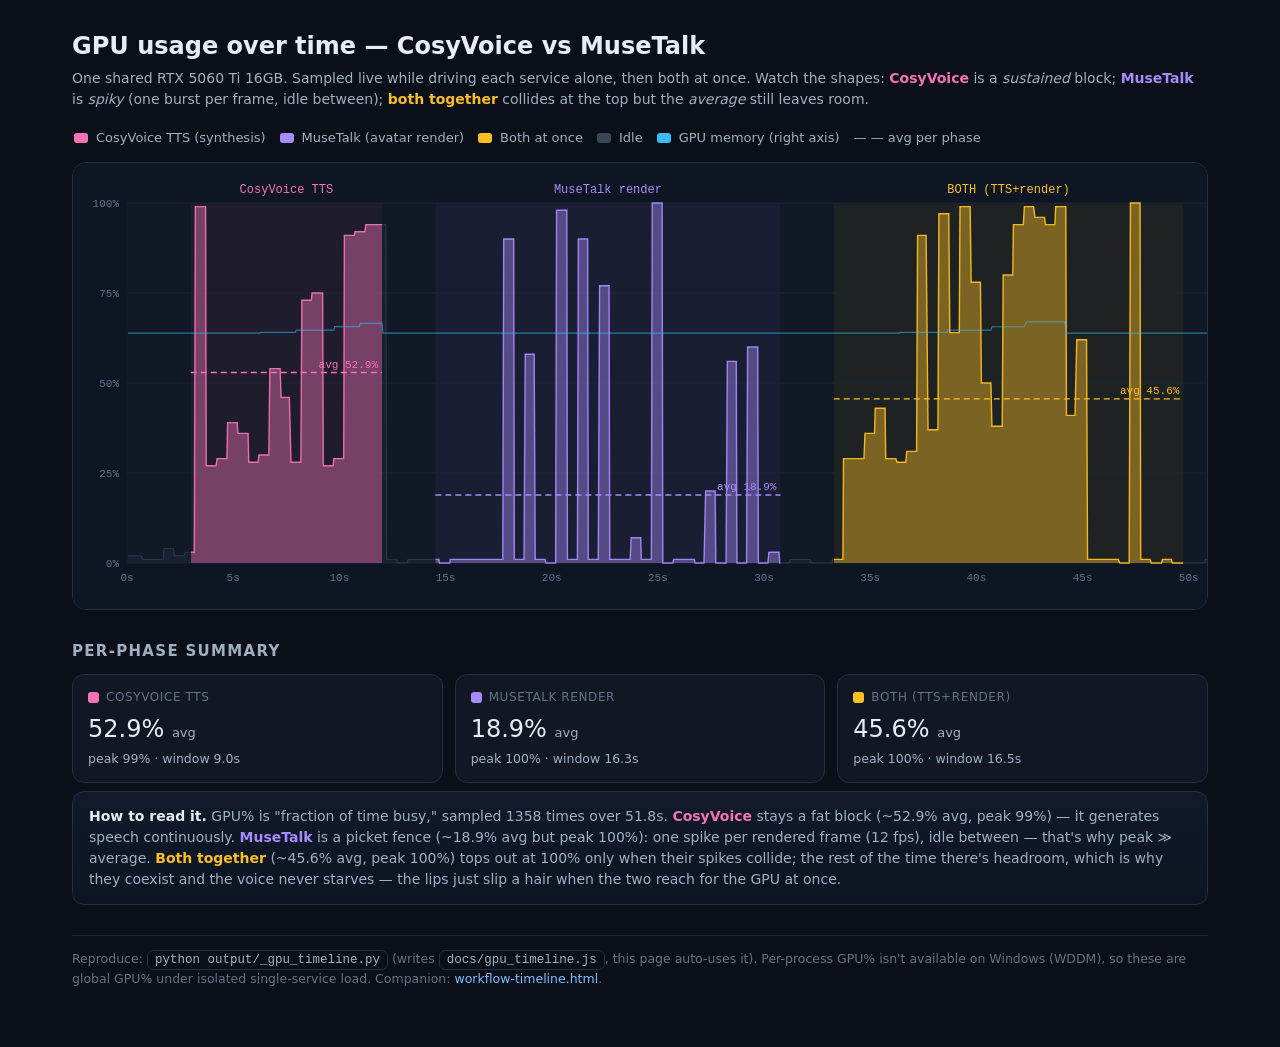
<file: docs/gpu-timeline.html>
<!doctype html>
<html lang="en">
<head>
<meta charset="utf-8" />
<meta name="viewport" content="width=device-width, initial-scale=1" />
<title>VisualLLm — GPU usage timeline (CosyVoice vs MuseTalk)</title>
<style>
  :root{
    --bg:#0b0f17; --panel:#111824; --ink:#e8edf4; --mut:#9fb0c3; --dim:#647288;
    --grid:#1c2533; --line:#22304a;
    --cosy:#f472b6; --muse:#a78bfa; --both:#fbbf24; --idle:#3a4658; --mem:#38bdf8;
  }
  *{box-sizing:border-box}
  html,body{margin:0;background:var(--bg);color:var(--ink);
    font:14px/1.5 ui-sans-serif,system-ui,"Segoe UI",Roboto,Arial}
  .wrap{max-width:1180px;margin:0 auto;padding:28px 22px 60px}
  h1{font-size:24px;margin:0 0 4px}
  .sub{color:var(--mut);margin:0 0 18px}
  h2{font-size:15px;text-transform:uppercase;letter-spacing:1.3px;color:var(--mut);margin:30px 0 12px}
  a{color:#7cc0ff;text-decoration:none} a:hover{text-decoration:underline}
  code{background:#0c0f15;border:1px solid var(--line);border-radius:6px;padding:2px 7px;color:var(--mut)}
  .chartbox{background:#0e1623;border:1px solid var(--line);border-radius:14px;padding:10px 8px;overflow-x:auto}
  .legend{display:flex;flex-wrap:wrap;gap:14px;margin:14px 2px}
  .lg{display:inline-flex;align-items:center;gap:8px;color:var(--mut);font-size:13px}
  .lg .sw{width:14px;height:10px;border-radius:3px}
  .cards{display:grid;grid-template-columns:repeat(auto-fit,minmax(190px,1fr));gap:12px;margin-top:6px}
  .card{background:var(--panel);border:1px solid var(--line);border-radius:12px;padding:13px 15px}
  .card .k{font-size:12px;color:var(--dim);text-transform:uppercase;letter-spacing:.6px;display:flex;align-items:center;gap:7px}
  .card .k .sw{width:11px;height:11px;border-radius:3px}
  .card .v{font-size:24px;margin:5px 0 0}
  .card .v small{font-size:13px;color:var(--mut)}
  .card .n{color:var(--mut);font-size:12.5px;margin-top:3px}
  .note{background:linear-gradient(180deg,#101a2a,#0d1421);border:1px solid var(--line);
    border-radius:12px;padding:14px 16px;color:var(--mut);margin-top:8px}
  .note b{color:var(--ink)}
  text{font-family:ui-monospace,Consolas,monospace}
  footer{margin-top:30px;color:var(--dim);font-size:12.5px;border-top:1px solid var(--grid);padding-top:14px}
</style>
</head>
<body>
<div class="wrap">
  <h1>GPU usage over time — CosyVoice vs MuseTalk</h1>
  <p class="sub">One shared <span id="m-gpu">GPU</span>. Sampled live while driving each service
  alone, then both at once. Watch the shapes: <b style="color:var(--cosy)">CosyVoice</b> is a
  <i>sustained</i> block; <b style="color:var(--muse)">MuseTalk</b> is <i>spiky</i> (one burst per
  frame, idle between); <b style="color:var(--both)">both together</b> collides at the top but the
  <i>average</i> still leaves room.</p>

  <div class="legend">
    <span class="lg"><span class="sw" style="background:var(--cosy)"></span>CosyVoice TTS (synthesis)</span>
    <span class="lg"><span class="sw" style="background:var(--muse)"></span>MuseTalk (avatar render)</span>
    <span class="lg"><span class="sw" style="background:var(--both)"></span>Both at once</span>
    <span class="lg"><span class="sw" style="background:var(--idle)"></span>Idle</span>
    <span class="lg"><span class="sw" style="background:var(--mem)"></span>GPU memory (right axis)</span>
    <span class="lg">— — avg per phase</span>
  </div>

  <div class="chartbox"><div id="chart"></div></div>

  <h2>Per-phase summary</h2>
  <div class="cards" id="cards"></div>

  <div class="note" id="howto"></div>

  <footer>
    Reproduce: <code>python output/_gpu_timeline.py</code> (writes <code>docs/gpu_timeline.js</code>,
    this page auto-uses it). Per-process GPU% isn't available on Windows (WDDM), so these are global
    GPU% under isolated single-service load. Companion: <a href="./workflow-timeline.html">workflow-timeline.html</a>.
  </footer>
</div>

<script src="./gpu_timeline.js" onerror="void 0"></script>
<script>
const D = window.GPUTL;
const PC = {"idle":getC('--idle'),"CosyVoice TTS":getC('--cosy'),
            "MuseTalk render":getC('--muse'),"BOTH (TTS+render)":getC('--both')};
function getC(v){return getComputedStyle(document.documentElement).getPropertyValue(v).trim();}

if(!D){
  document.getElementById('chart').innerHTML =
    '<p style="color:#9fb0c3;padding:20px">No data yet — run <code>python output/_gpu_timeline.py</code> first.</p>';
}else{
  document.getElementById('m-gpu').textContent = D.meta.gpu || 'GPU';
  buildChart(); buildCards(); buildHowto();
}

function buildChart(){
  const S = D.samples, P = D.phases;
  const dur = D.meta.dur_s || (S.length? S[S.length-1].t : 1);
  const PXPS = Math.max(16, Math.min(26, 1100/dur));
  const mL=46, mR=58, mT=30, mB=30, plotW=dur*PXPS, plotH=360;
  const W=mL+plotW+mR, H=mT+plotH+mB;
  const X = t => mL + t*PXPS;
  const Yu = u => mT + plotH - (u/100)*plotH;
  const memMax = 16384;
  const Ym = m => mT + plotH - (m/memMax)*plotH;

  let s = `<svg width="${W}" height="${H}" viewBox="0 0 ${W} ${H}">`;
  // phase background bands + labels
  for(const p of P){
    const x0=X(p.t0), w=(p.t1-p.t0)*PXPS, c=PC[p.label]||getC('--idle');
    s+=`<rect x="${x0}" y="${mT}" width="${w}" height="${plotH}" fill="${c}" opacity="0.07"/>`;
    if(p.label!=="idle" && w>40)
      s+=`<text x="${x0+w/2}" y="${mT-10}" fill="${c}" font-size="12" text-anchor="middle">${p.label}</text>`;
  }
  // y grid (util)
  for(let u=0;u<=100;u+=25){
    s+=`<line x1="${mL}" y1="${Yu(u)}" x2="${mL+plotW}" y2="${Yu(u)}" stroke="${getC('--grid')}"/>`;
    s+=`<text x="${mL-8}" y="${Yu(u)+4}" fill="${getC('--dim')}" font-size="11" text-anchor="end">${u}%</text>`;
  }
  // x ticks every 5s
  for(let t=0;t<=dur;t+=5){
    s+=`<text x="${X(t)}" y="${mT+plotH+18}" fill="${getC('--dim')}" font-size="11" text-anchor="middle">${t}s</text>`;
  }
  // right mem axis
  for(let g=0;g<=16;g+=4){
    const mib=g*1024;
    s+=`<text x="${mL+plotW+8}" y="${Ym(mib)+4}" fill="${getC('--mem')}" font-size="11" opacity="0.8">${g}GB</text>`;
  }
  // util area, colored per phase segment
  for(const p of P){
    const pts=S.filter(d=>d.t>=p.t0 && d.t<=p.t1);
    if(pts.length<2) continue;
    const c=PC[p.label]||getC('--idle');
    let d=`M ${X(pts[0].t)} ${Yu(0)}`;
    for(const pt of pts) d+=` L ${X(pt.t)} ${Yu(pt.u)}`;
    d+=` L ${X(pts[pts.length-1].t)} ${Yu(0)} Z`;
    s+=`<path d="${d}" fill="${c}" opacity="${p.label==='idle'?0.18:0.42}"/>`;
    // stroke top
    let l=`M `+pts.map(pt=>`${X(pt.t)} ${Yu(pt.u)}`).join(' L ');
    s+=`<path d="${l}" fill="none" stroke="${c}" stroke-width="${p.label==='idle'?0.8:1.4}" opacity="0.95"/>`;
    // avg dashed line
    if(p.label!=='idle'){
      s+=`<line x1="${X(p.t0)}" y1="${Yu(p.avg)}" x2="${X(p.t1)}" y2="${Yu(p.avg)}" stroke="${c}" stroke-width="1.4" stroke-dasharray="6 4"/>`;
      s+=`<text x="${X(p.t1)-4}" y="${Yu(p.avg)-5}" fill="${c}" font-size="11" text-anchor="end">avg ${p.avg}%</text>`;
    }
  }
  // memory line (over everything, thin)
  let ml=`M `+S.map(d=>`${X(d.t)} ${Ym(d.m)}`).join(' L ');
  s+=`<path d="${ml}" fill="none" stroke="${getC('--mem')}" stroke-width="1.2" opacity="0.55"/>`;
  s+=`</svg>`;
  document.getElementById('chart').innerHTML=s;
}

function buildCards(){
  const el=document.getElementById('cards');
  for(const p of D.phases.filter(p=>p.label!=='idle')){
    const c=PC[p.label]||'#888';
    const card=document.createElement('div'); card.className='card';
    card.innerHTML=`<div class="k"><span class="sw" style="background:${c}"></span>${p.label}</div>`+
      `<div class="v">${p.avg}% <small>avg</small></div>`+
      `<div class="n">peak ${p.max}% · window ${(p.t1-p.t0).toFixed(1)}s</div>`;
    el.appendChild(card);
  }
}

function buildHowto(){
  const cosy=D.phases.find(p=>p.label==='CosyVoice TTS')||{};
  const muse=D.phases.find(p=>p.label==='MuseTalk render')||{};
  const both=D.phases.find(p=>p.label==='BOTH (TTS+render)')||{};
  document.getElementById('howto').innerHTML =
    `<b>How to read it.</b> GPU% is "fraction of time busy," sampled ${D.meta.samples} times over `+
    `${D.meta.dur_s}s. <b style="color:var(--cosy)">CosyVoice</b> stays a fat block (~${cosy.avg}% avg, `+
    `peak ${cosy.max}%) — it generates speech continuously. <b style="color:var(--muse)">MuseTalk</b> is a `+
    `picket fence (~${muse.avg}% avg but peak ${muse.max}%): one spike per rendered frame (12 fps), idle between — `+
    `that's why peak ≫ average. <b style="color:var(--both)">Both together</b> (~${both.avg}% avg, peak ${both.max}%) `+
    `tops out at 100% only when their spikes collide; the rest of the time there's headroom, which is why they `+
    `coexist and the voice never starves — the lips just slip a hair when the two reach for the GPU at once.`;
}
</script>
</body>
</html>
</file>
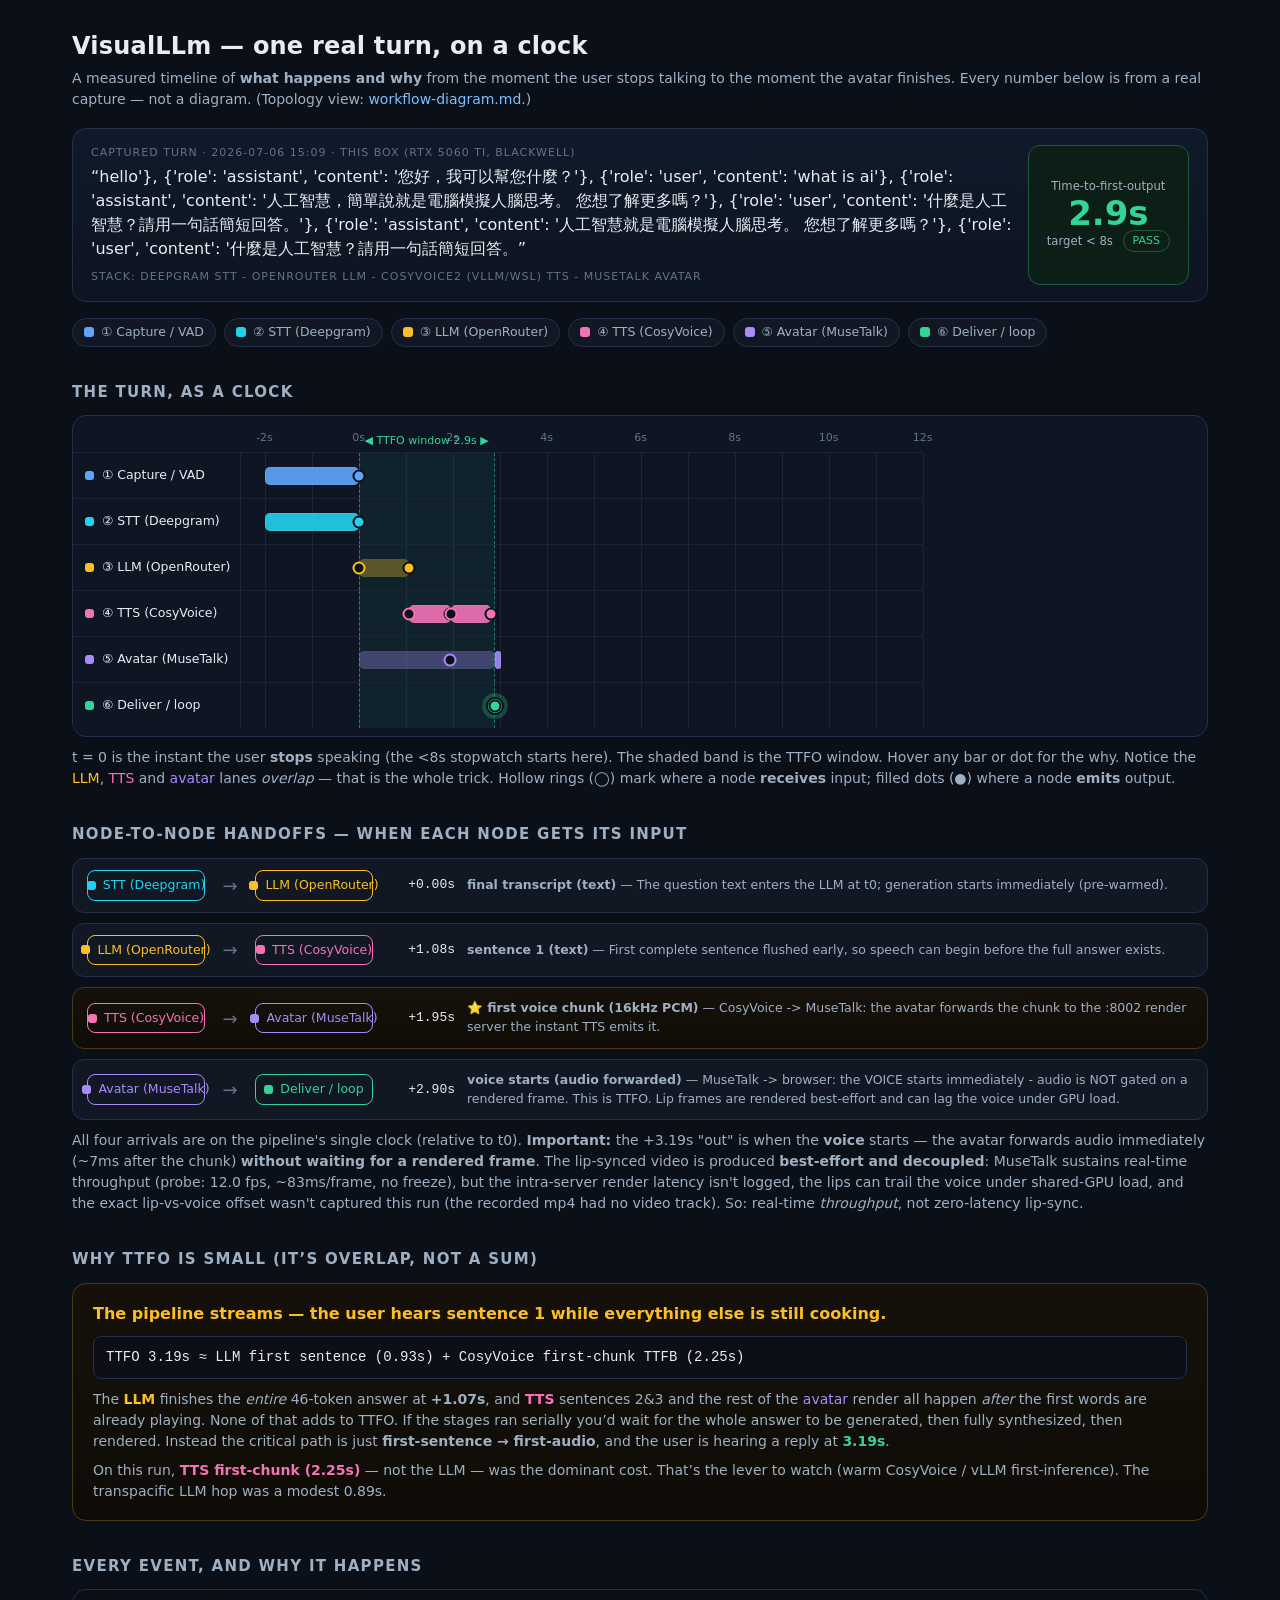
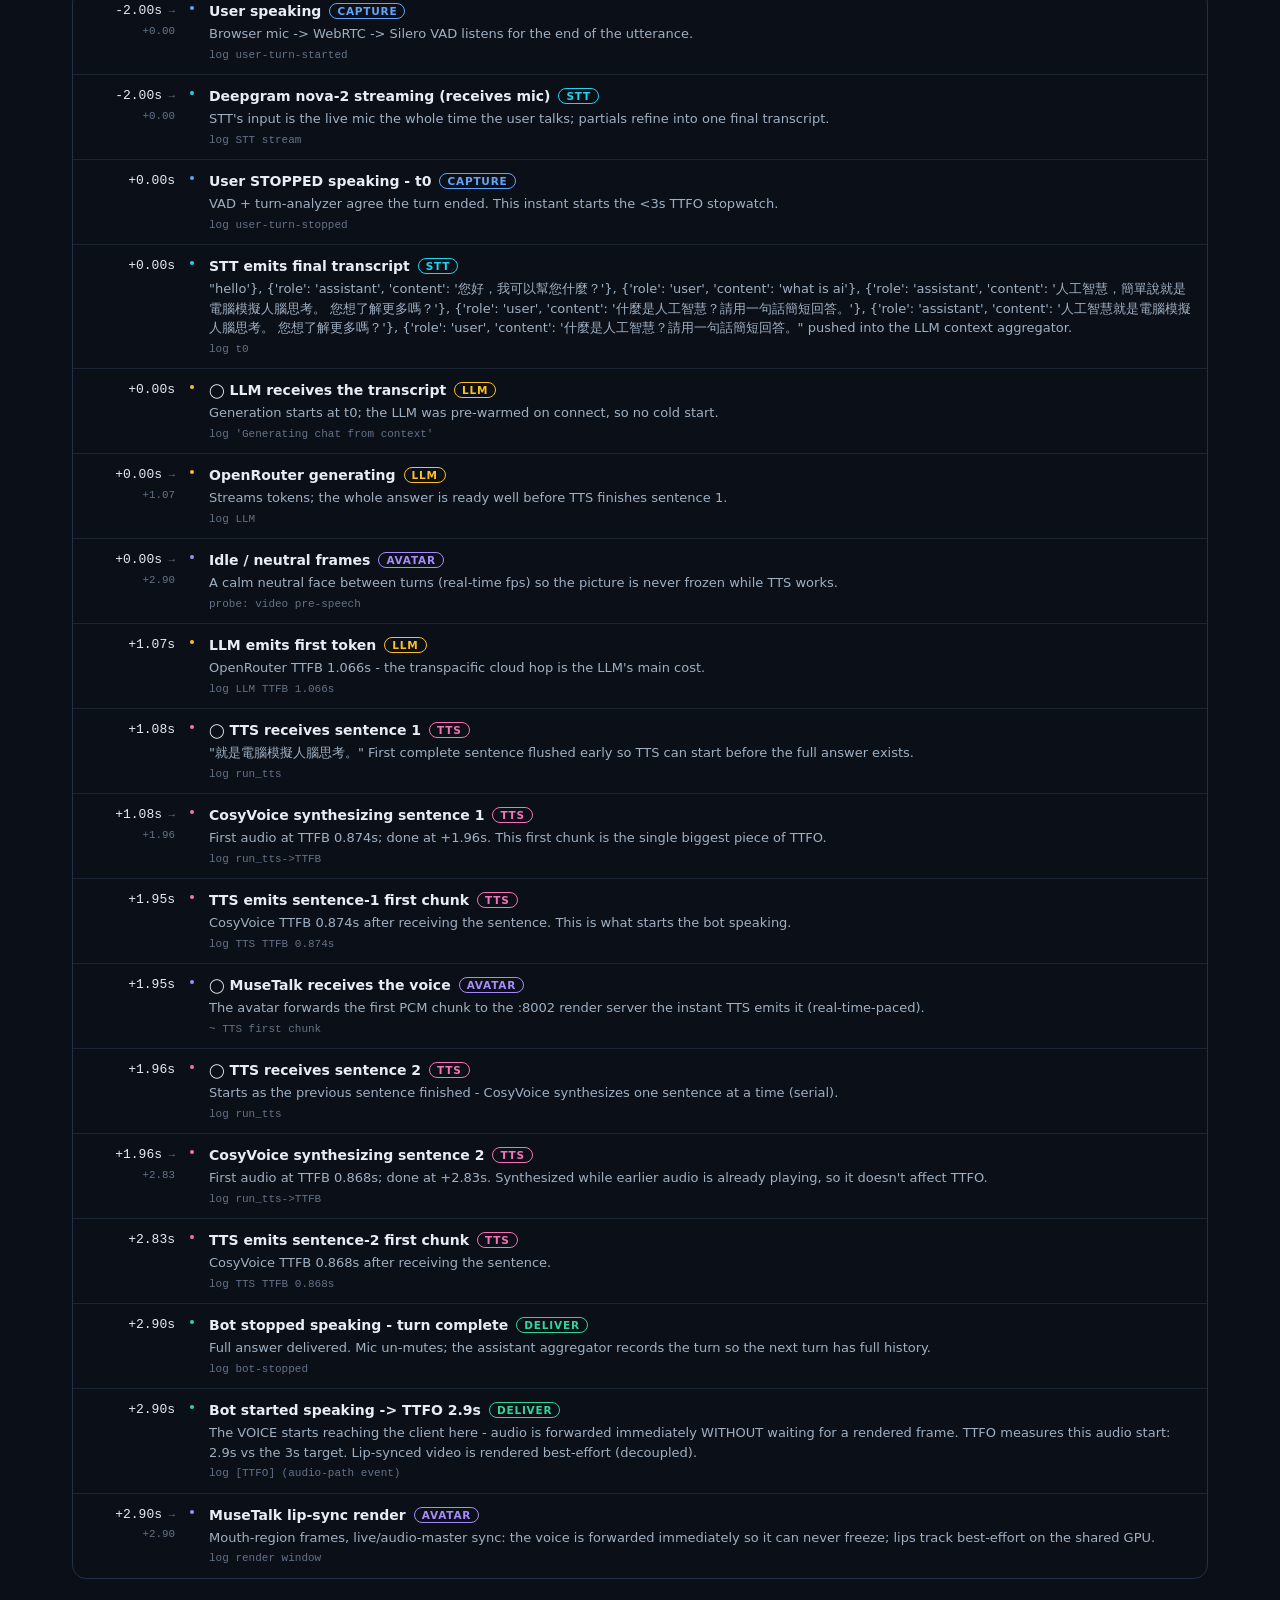
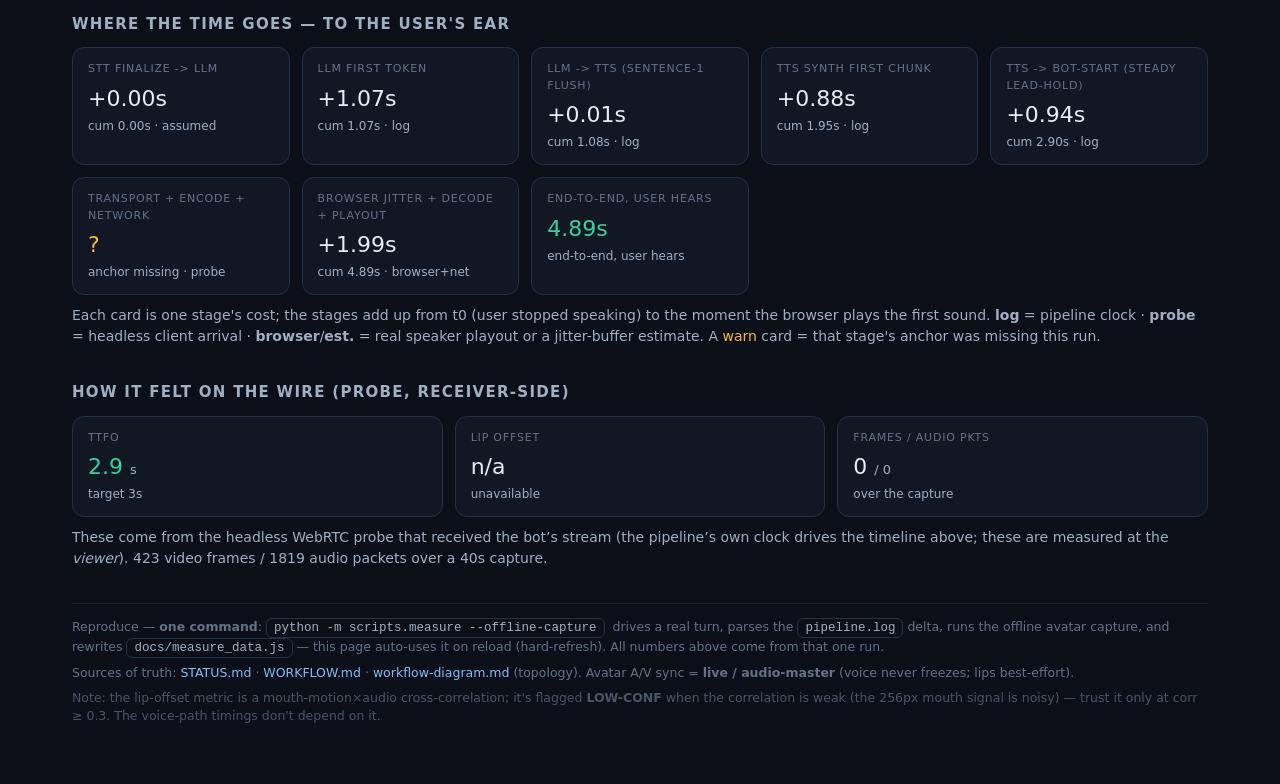
<file: docs/workflow-timeline.html>
<!doctype html>
<html lang="en">
<head>
<meta charset="utf-8" />
<meta name="viewport" content="width=device-width, initial-scale=1" />
<title>VisualLLm — Real Turn Timeline (what happened &amp; why)</title>
<style>
  :root{
    --bg:#0b0f17; --panel:#111824; --panel2:#0e1623; --ink:#e8edf4; --mut:#9fb0c3; --dim:#647288;
    --grid:#1c2533; --line:#22304a;
    --capture:#60a5fa; --stt:#22d3ee; --llm:#fbbf24; --tts:#f472b6; --avatar:#a78bfa; --deliver:#34d399;
    --ok:#34d399; --warn:#fbbf24; --bad:#f87171;
  }
  *{box-sizing:border-box}
  html,body{margin:0;background:var(--bg);color:var(--ink);
    font:14px/1.5 ui-sans-serif,system-ui,"Segoe UI",Roboto,Helvetica,Arial}
  a{color:#7cc0ff;text-decoration:none} a:hover{text-decoration:underline}
  .wrap{max-width:1180px;margin:0 auto;padding:28px 22px 60px}
  h1{font-size:24px;margin:0 0 4px;letter-spacing:.2px}
  h2{font-size:15px;text-transform:uppercase;letter-spacing:1.3px;color:var(--mut);
     margin:34px 0 12px;font-weight:600}
  .sub{color:var(--mut);margin:0 0 18px}
  .mono{font-family:ui-monospace,"Cascadia Code",Consolas,monospace}

  /* ---- run banner ---- */
  .banner{display:flex;flex-wrap:wrap;gap:14px;align-items:stretch;
    background:linear-gradient(180deg,#101a2a,#0d1421);border:1px solid var(--line);
    border-radius:14px;padding:16px 18px;margin-bottom:6px}
  .banner .q{flex:1 1 320px}
  .banner .q .lbl{color:var(--dim);font-size:11px;text-transform:uppercase;letter-spacing:1px}
  .banner .q .qt{font-size:16px;margin-top:3px}
  .ttfo{display:flex;flex-direction:column;justify-content:center;align-items:center;
    min-width:150px;background:#0c1f17;border:1px solid #1f5740;border-radius:12px;padding:10px 18px}
  .ttfo b{font-size:34px;color:var(--ok);line-height:1}
  .ttfo small{color:var(--mut)}
  .pill{display:inline-block;font-size:11px;padding:2px 9px;border-radius:999px;
    background:#0c1f17;color:var(--ok);border:1px solid #1f5740;margin-left:6px;vertical-align:middle}

  /* ---- legend ---- */
  .legend{display:flex;flex-wrap:wrap;gap:8px;margin:16px 0 6px}
  .lg{display:inline-flex;align-items:center;gap:7px;font-size:12.5px;color:var(--mut);
    background:var(--panel);border:1px solid var(--line);padding:4px 11px;border-radius:999px;
    cursor:pointer;user-select:none}
  .lg .dot{width:10px;height:10px;border-radius:3px}
  .lg.off{opacity:.32}

  /* ---- swimlane chart ---- */
  .chart{background:var(--panel2);border:1px solid var(--line);border-radius:14px;
    padding:14px 8px 8px 0;overflow-x:auto}
  .chart-inner{position:relative}
  .axis{position:relative;height:22px;margin-left:var(--lblw)}
  .tick{position:absolute;top:0;color:var(--dim);font-size:11px;transform:translateX(-50%)}
  .lane{position:relative;height:var(--laneh);border-top:1px solid var(--grid)}
  .lane .lname{position:absolute;left:0;top:0;width:var(--lblw);height:100%;
    display:flex;align-items:center;gap:8px;padding-left:12px;font-size:12.5px;color:var(--ink);
    border-right:1px solid var(--grid);background:var(--panel2);z-index:3}
  .lane .lname .dot{width:9px;height:9px;border-radius:3px;flex:none}
  .track{position:absolute;left:var(--lblw);right:0;top:0;height:100%}
  .gl{position:absolute;top:0;bottom:0;width:1px;background:var(--grid)}
  .ttfo-band{position:absolute;top:0;bottom:0;background:rgba(52,211,153,.07);
    border-left:1px dashed rgba(52,211,153,.5);border-right:1px dashed rgba(52,211,153,.5);z-index:0}
  .ttfo-band .cap{position:absolute;top:-20px;left:50%;transform:translateX(-50%);
    color:var(--ok);font-size:11px;white-space:nowrap}

  /* bars + markers sit in the lane track */
  .bar{position:absolute;height:18px;top:50%;transform:translateY(-50%);border-radius:5px;
    opacity:.9;cursor:pointer;border:1px solid rgba(255,255,255,.12)}
  .mk{position:absolute;top:50%;width:13px;height:13px;border-radius:50%;
    transform:translate(-50%,-50%);cursor:pointer;border:2px solid #0b0f17;z-index:2}
  .mk.big{width:18px;height:18px;box-shadow:0 0 0 4px rgba(52,211,153,.25)}
  .mk.recv{background:var(--bg)!important}            /* hollow ring = node RECEIVES input */
  .mk.recv::after{content:"";position:absolute;inset:3px;border-radius:50%;background:inherit;opacity:0}
  .bar:hover,.mk:hover{filter:brightness(1.25)}
  .hl{outline:2px solid #fff;outline-offset:1px;filter:brightness(1.3)}

  /* tooltip */
  #tip{position:fixed;z-index:20;max-width:320px;background:#0a1018;border:1px solid var(--line);
    border-radius:10px;padding:10px 12px;pointer-events:none;opacity:0;transition:opacity .08s;
    box-shadow:0 10px 30px rgba(0,0,0,.5)}
  #tip .tt{font-weight:600;margin-bottom:3px}
  #tip .tm{color:var(--dim);font-size:11px;margin-bottom:5px}
  #tip .tw{color:var(--mut);font-size:12.5px}

  /* ---- handoffs ---- */
  .handoffs{display:grid;gap:10px}
  .ho{display:grid;grid-template-columns:118px 26px 118px 70px 1fr;gap:12px;align-items:center;
    background:var(--panel);border:1px solid var(--line);border-radius:12px;padding:11px 14px}
  .ho.star{border-color:#4a3a17;background:linear-gradient(180deg,#16110a,#0f0c07)}
  .ho .chip{display:inline-flex;align-items:center;gap:7px;justify-content:center;font-size:12.5px;
    padding:5px 8px;border-radius:8px;border:1px solid currentColor;white-space:nowrap}
  .ho .chip .dot{width:9px;height:9px;border-radius:3px;flex:none}
  .ho .arr{color:var(--dim);text-align:center;font-size:18px}
  .ho .at{font-family:ui-monospace,Consolas,monospace;color:var(--ink);font-size:13px;text-align:right}
  .ho .nt{color:var(--mut);font-size:12.5px}
  .ho .star-b{color:var(--llm);font-weight:600}

  /* ---- event list ---- */
  .events{border:1px solid var(--line);border-radius:14px;overflow:hidden}
  .ev{display:grid;grid-template-columns:86px 10px 1fr;gap:12px;padding:11px 16px;
    border-top:1px solid var(--grid);cursor:pointer}
  .ev:first-child{border-top:none}
  .ev:hover,.ev.hl{background:#0f1825}
  .ev .t{font-family:ui-monospace,Consolas,monospace;color:var(--ink);text-align:right;font-size:13px}
  .ev .t small{color:var(--dim)}
  .ev .rail{position:relative}
  .ev .rail::before{content:"";position:absolute;left:3px;top:5px;width:4px;height:4px;border-radius:50%;background:currentColor}
  .ev .what{font-weight:600}
  .ev .what .stag{font-size:10.5px;text-transform:uppercase;letter-spacing:.8px;
    padding:1px 7px;border-radius:999px;margin-left:8px;vertical-align:middle;border:1px solid currentColor}
  .ev .why{color:var(--mut);font-size:13px;margin-top:2px}
  .ev .src{color:var(--dim);font-size:11px;margin-top:3px}

  /* ---- metrics ---- */
  .grid3{display:grid;grid-template-columns:repeat(auto-fit,minmax(180px,1fr));gap:12px}
  .card{background:var(--panel);border:1px solid var(--line);border-radius:12px;padding:13px 15px}
  .card .k{color:var(--dim);font-size:11px;text-transform:uppercase;letter-spacing:.8px}
  .card .v{font-size:22px;margin:4px 0 2px}
  .card .n{color:var(--mut);font-size:12px}
  .card .v .u{font-size:13px;color:var(--mut)}
  .tag-ok{color:var(--ok)} .tag-warn{color:var(--warn)} .tag-bad{color:var(--bad)}

  /* ---- why callout ---- */
  .callout{background:linear-gradient(180deg,#15110a,#0f0c07);border:1px solid #4a3a17;
    border-radius:14px;padding:18px 20px}
  .callout h3{margin:0 0 8px;color:var(--llm);font-size:16px}
  .eqn{font-family:ui-monospace,Consolas,monospace;font-size:14px;background:#0c0f15;
    border:1px solid var(--line);border-radius:8px;padding:10px 12px;margin:10px 0;color:var(--ink)}
  .callout p{color:var(--mut);margin:8px 0 0}
  .callout b.g{color:var(--ok)} .callout b.p{color:var(--tts)} .callout b.a{color:var(--llm)}

  footer{margin-top:34px;color:var(--dim);font-size:12.5px;border-top:1px solid var(--grid);padding-top:14px}
  footer code{background:#0c0f15;border:1px solid var(--line);border-radius:6px;padding:2px 7px;color:var(--mut)}
</style>
</head>
<body>
<div class="wrap">

  <h1>VisualLLm — one real turn, on a clock</h1>
  <p class="sub">A measured timeline of <b>what happens and why</b> from the moment the user stops
  talking to the moment the avatar finishes. Every number below is from a real capture — not a
  diagram. (Topology view: <a href="./workflow-diagram.md">workflow-diagram.md</a>.)</p>

  <div class="banner">
    <div class="q">
      <div class="lbl" id="m-when">Captured turn · 2026-06-22 12:14 · this box (RTX 5060 Ti, Blackwell)</div>
      <div class="qt" id="m-q">“What is artificial intelligence? Please explain briefly.”</div>
      <div class="lbl" id="m-stack" style="margin-top:8px">Stack: Deepgram STT · OpenRouter LLM · CosyVoice2 (vLLM/WSL) TTS · MuseTalk avatar · 12&nbsp;fps</div>
    </div>
    <div class="ttfo">
      <small>Time&#8209;to&#8209;first&#8209;output</small>
      <b id="m-ttfo">3.19s</b>
      <small>target &lt; 8s <span class="pill" id="m-pass">PASS</span></small>
    </div>
  </div>

  <div class="legend" id="legend"></div>

  <h2>The turn, as a clock</h2>
  <div class="chart">
    <div class="chart-inner" id="chart"></div>
  </div>
  <p class="sub" style="margin-top:10px">t = 0 is the instant the user <b>stops</b> speaking (the
  &lt;8s stopwatch starts here). The shaded band is the TTFO window. Hover any bar or dot for the
  why. Notice the <span style="color:var(--llm)">LLM</span>,
  <span style="color:var(--tts)">TTS</span> and <span style="color:var(--avatar)">avatar</span>
  lanes <i>overlap</i> — that is the whole trick. Hollow rings (◯) mark where a node
  <b>receives</b> input; filled dots (●) where a node <b>emits</b> output.</p>

  <h2>Node-to-node handoffs — when each node gets its input</h2>
  <div class="handoffs" id="handoffs"></div>
  <p class="sub" style="margin-top:10px">All four arrivals are on the pipeline's single clock
  (relative to t0). <b>Important:</b> the +3.19s "out" is when the <b>voice</b> starts — the avatar
  forwards audio immediately (~7ms after the chunk) <b>without waiting for a rendered frame</b>. The
  lip-synced video is produced <b>best-effort and decoupled</b>: MuseTalk sustains real-time
  throughput (probe: 12.0&nbsp;fps, ~83ms/frame, no freeze), but the intra-server render latency
  isn't logged, the lips can trail the voice under shared-GPU load, and the exact lip-vs-voice offset
  wasn't captured this run (the recorded mp4 had no video track). So: real-time <i>throughput</i>,
  not zero-latency lip-sync.</p>

  <h2>Why TTFO is small (it’s overlap, not a sum)</h2>
  <div class="callout">
    <h3>The pipeline streams — the user hears sentence 1 while everything else is still cooking.</h3>
    <div class="eqn">
      TTFO 3.19s  ≈  LLM first sentence (0.93s)  +  CosyVoice first&#8209;chunk TTFB (2.25s)
    </div>
    <p>The <b class="a">LLM</b> finishes the <i>entire</i> 46-token answer at <b>+1.07s</b>, and
    <b class="p">TTS</b> sentences 2&amp;3 and the rest of the <span style="color:var(--avatar)">avatar</span>
    render all happen <i>after</i> the first words are already playing. None of that adds to TTFO.
    If the stages ran serially you’d wait for the whole answer to be generated, then fully
    synthesized, then rendered. Instead the critical path is just <b>first-sentence&nbsp;→&nbsp;first-audio</b>,
    and the user is hearing a reply at <b class="g">3.19s</b>.</p>
    <p>On this run, <b class="p">TTS first-chunk (2.25s)</b> — not the LLM — was the dominant cost.
    That’s the lever to watch (warm CosyVoice / vLLM first-inference). The transpacific LLM hop was
    a modest 0.89s.</p>
  </div>

  <h2>Every event, and why it happens</h2>
  <div class="events" id="events"></div>

  <h2>Where the time goes — to the user's ear</h2>
  <div class="grid3" id="waterfall"></div>
  <p class="sub" style="margin-top:10px">Each card is one stage's cost; the stages add up from
  t0 (user stopped speaking) to the moment the browser plays the first sound.
  <b>log</b> = pipeline clock · <b>probe</b> = headless client arrival ·
  <b>browser</b>/<b>est.</b> = real speaker playout or a jitter-buffer estimate. A
  <span style="color:var(--warn)">warn</span> card = that stage's anchor was missing this run.</p>

  <h2>How it felt on the wire (probe, receiver-side)</h2>
  <div class="grid3" id="metrics"></div>
  <p class="sub" style="margin-top:10px">These come from the headless WebRTC probe that received the
  bot’s stream (the pipeline’s own clock drives the timeline above; these are measured at the
  <i>viewer</i>). 423 video frames / 1819 audio packets over a 40s capture.</p>

  <footer>
    <div>Reproduce — <b>one command</b>: <code>python -m scripts.measure --offline-capture</code>
    &nbsp;drives a real turn, parses the <code>pipeline.log</code> delta, runs the offline avatar
    capture, and rewrites <code>docs/measure_data.js</code> — this page auto-uses it on reload
    (hard-refresh). All numbers above come from that one run.</div>
    <div style="margin-top:6px">Sources of truth: <a href="../STATUS.md">STATUS.md</a> ·
    <a href="../WORKFLOW.md">WORKFLOW.md</a> · <a href="./workflow-diagram.md">workflow-diagram.md</a>
    (topology). Avatar A/V sync = <b>live / audio-master</b> (voice never freezes; lips best-effort).</div>
    <div style="margin-top:6px;color:#4a5668">Note: the lip-offset metric is a mouth-motion×audio
    cross-correlation; it's flagged <b>LOW-CONF</b> when the correlation is weak (the 256px mouth
    signal is noisy) — trust it only at corr ≥ 0.3. The voice-path timings don't depend on it.</div>
  </footer>
</div>

<div id="tip"><div class="tt"></div><div class="tm"></div><div class="tw"></div></div>

<!-- Optional: written by `python -m scripts.measure`. If present, its window.MEASURE
     (a fresh real capture) overrides the embedded defaults below. Absent = use defaults. -->
<script src="./measure_data.js" onerror="void 0"></script>
<script>
const STAGES = {
  capture:{name:"① Capture / VAD", c:getCssVar('--capture')},
  stt:    {name:"② STT (Deepgram)", c:getCssVar('--stt')},
  llm:    {name:"③ LLM (OpenRouter)", c:getCssVar('--llm')},
  tts:    {name:"④ TTS (CosyVoice)", c:getCssVar('--tts')},
  avatar: {name:"⑤ Avatar (MuseTalk)", c:getCssVar('--avatar')},
  deliver:{name:"⑥ Deliver / loop", c:getCssVar('--deliver')},
};
function getCssVar(v){return getComputedStyle(document.documentElement).getPropertyValue(v).trim();}

// Every event is REAL (offset in s from t0 = user-stopped-speaking @ 12:14:33.900).
// bar = has end; mk = point. why = the reason it happens. src = log/probe line.
// kind: "span" (a bar with end), "emit" (● node produced output), "recv" (◯ node got input),
// "turn" (turn boundary). `from` names the node that fed a recv event.
const EV_DEFAULT = [
  {stage:"capture", t:-2.18, end:0, kind:"span", label:"User speaking",
   why:"Browser mic → WebRTC → Silero VAD listens for the end of the utterance. (The probe played q_ai.wav as the mic.)",
   src:"log 12:14:31.721 user-turn-started"},
  {stage:"stt", t:-2.18, end:0, kind:"span", label:"Deepgram nova-2 streaming (receives mic)",
   why:"STT's input is the live mic: audio streams to Deepgram over a websocket the whole time the user talks; interim partials refine into one final transcript.",
   src:"log 12:14:31.7 → 33.9"},
  {stage:"capture", t:0, kind:"turn", label:"User STOPPED speaking — t0",
   why:"Silero VAD + the turn-analyzer agree the turn ended. THIS instant starts the <8s TTFO stopwatch.",
   src:"log 12:14:33.900 user-turn-stopped"},
  {stage:"stt", t:0, kind:"emit", label:"STT emits final transcript",
   why:"\"What is artificial intelligence? Please explain briefly.\" — pushed into the LLM context aggregator.",
   src:"log 12:14:33.900"},
  {stage:"llm", t:0, kind:"recv", from:"STT", label:"◯ LLM receives the transcript",
   why:"The context aggregator hands the final transcript to OpenRouter and generation starts at t0. The LLM was pre-warmed on connect, so there is no cold start — only the network round-trip.",
   src:"log 12:14:33.900 'Generating chat from context'"},
  {stage:"llm", t:0.0, end:1.07, kind:"span", label:"OpenRouter generating", subtle:true,
   why:"Streams tokens for ~1.07s total. The whole answer is ready long before TTS finishes sentence 1.",
   src:"log 12:14:33.900 → 34.968"},
  {stage:"llm", t:0.89, kind:"emit", label:"LLM emits first token",
   why:"OpenRouter TTFB 0.889s — the transpacific cloud hop is the LLM's main cost, and it's modest here.",
   src:"log 12:14:34.789 TTFB 0.889s"},
  {stage:"tts", t:0.93, kind:"recv", from:"LLM", label:"◯ TTS receives sentence 1",
   why:"\"Artificial intelligence, or AI, is about making computers smart.\" Sentence aggregation flushes the FIRST complete sentence (40ms after the first token) so TTS can start before the full answer exists.",
   src:"log 12:14:34.832 run_tts"},
  {stage:"llm", t:1.07, kind:"emit", label:"LLM full answer done (46 tokens)",
   why:"The LLM finishes the entire reply while TTS is still on sentence 1. Everything after this overlaps playback — it does not add to TTFO.",
   src:"log 12:14:34.968 processing 1.068s"},
  {stage:"tts", t:0.93, end:3.64, kind:"span", label:"CosyVoice synthesizing sentence 1",
   why:"CosyVoice2-0.5B running its LLM on vLLM (WSL Blackwell GPU). First audio at TTFB 2.247s; whole sentence done at +3.64s. This first chunk is the single biggest piece of TTFO.",
   src:"log 12:14:34.832 → 37.544 (TTFB 2.247s)"},
  {stage:"tts", t:3.18, kind:"emit", label:"TTS emits sentence-1 first chunk",
   why:"CosyVoice TTFB 2.247s after receiving the sentence. The chunk is resampled to 16kHz mono and handed straight to the avatar — this is what starts the bot speaking.",
   src:"log 12:14:37.080 TTFB 2.247s"},
  {stage:"avatar", t:0, end:3.19, kind:"span", label:"Idle / neutral frames", subtle:true,
   why:"The MuseTalk server emits a calm neutral face between turns (12fps) so the picture is never frozen while TTS works.",
   src:"probe: video flowing pre-speech"},
  {stage:"avatar", t:3.18, kind:"recv", from:"CosyVoice", label:"◯ MuseTalk receives the voice",
   why:"The avatar client forwards the first PCM chunk to the :8002 render server the instant TTS emits it (real-time-paced over the websocket). This is the CosyVoice → MuseTalk handoff you asked about.",
   src:"≈ TTS emit 12:14:37.080 (bot speaks 7ms later)"},
  {stage:"deliver", t:3.19, kind:"turn", big:true, label:"Bot started speaking → TTFO 3.19s",
   why:"The VOICE starts reaching the client here — ~7ms after the first audio chunk, because the avatar forwards audio immediately WITHOUT waiting for a rendered frame. TTFO measures this audio start: 3.19s vs the 8s target — PASS. Lip-synced video is rendered best-effort (decoupled) and can trail slightly — see the handoff note.",
   src:"log 12:14:37.087 · [TTFO OK] 3.19s (audio-path event)"},
  {stage:"avatar", t:3.19, end:22.28, kind:"span", label:"MuseTalk lip-sync render",
   why:"Mouth-region frames at 12fps, live/audio-master sync: the voice is forwarded immediately so it can never freeze; lips track best-effort on the shared GPU.",
   src:"log 12:14:37 → 56.18"},
  {stage:"tts", t:3.64, kind:"recv", from:"LLM", label:"◯ TTS receives sentence 2",
   why:"\"It's when machines can do things that normally require human intelligence, like learning or problem-solving.\" Starts the instant sentence 1 finished — CosyVoice synthesizes one sentence at a time (serial).",
   src:"log 12:14:37.544 run_tts"},
  {stage:"tts", t:3.64, end:8.51, kind:"span", label:"CosyVoice synthesizing sentence 2",
   why:"First audio at TTFB 3.229s (longer because it waited behind sentence 1), done at +8.51s. It's synthesized while sentence 1 is already playing to the user, so it doesn't affect TTFO.",
   src:"log 12:14:37.544 → 42.405 (TTFB 3.229s)"},
  {stage:"tts", t:6.87, kind:"emit", label:"TTS emits sentence-2 first chunk",
   why:"CosyVoice TTFB 3.229s after receiving sentence 2.",
   src:"log 12:14:40.773 TTFB 3.229s"},
  {stage:"tts", t:8.51, kind:"recv", from:"LLM", label:"◯ TTS receives sentence 3",
   why:"\"Is there anything specific about AI you'd like to know?\" Again starts right as sentence 2 finished — the reply is delivered as a continuous serial stream of sentences.",
   src:"log 12:14:42.406 run_tts"},
  {stage:"tts", t:8.51, end:10.99, kind:"span", label:"CosyVoice synthesizing sentence 3",
   why:"First audio at TTFB 2.476s, done at +10.99s. All synthesis is finished by +11s, but the voice keeps playing to the avatar (real-time-paced) until +22.28s.",
   src:"log 12:14:42.406 → 44.888 (TTFB 2.476s)"},
  {stage:"tts", t:10.98, kind:"emit", label:"TTS emits sentence-3 first chunk",
   why:"CosyVoice TTFB 2.476s after receiving sentence 3 — the last synthesis of the turn.",
   src:"log 12:14:44.883 TTFB 2.476s"},
  {stage:"deliver", t:22.28, kind:"turn", label:"Bot stopped speaking — turn complete",
   why:"Full multi-sentence answer delivered. Mic un-mutes (half-duplex echo-guard), and the assistant aggregator records the turn so the next turn sees full history.",
   src:"log 12:14:56.182"},
];

// The data handoffs between nodes — "node X receives input from node Y at time t".
const HANDOFFS_DEFAULT = [
  {from:"stt", to:"llm", t:0.00, what:"final transcript (text)",
   note:"The question text enters the LLM at t0; generation starts immediately (pre-warmed)."},
  {from:"llm", to:"tts", t:0.93, what:"sentence 1 (text)",
   note:"First complete sentence flushed 40ms after the first token, so speech can begin before the full answer exists."},
  {from:"tts", to:"avatar", t:3.18, what:"first voice chunk (16kHz PCM)",
   note:"CosyVoice → MuseTalk: the avatar forwards the chunk to the :8002 render server the instant TTS emits it.", star:true},
  {from:"avatar", to:"deliver", t:3.19, what:"voice starts (audio forwarded)",
   note:"MuseTalk → browser: the VOICE starts ~7ms after it arrived — audio is forwarded immediately, NOT gated on a rendered frame. This 3.19s audio start is TTFO. Lip frames are rendered best-effort at 12fps (decoupled) and can lag the voice under GPU load."},
];

const METRICS_DEFAULT = [
  {k:"TTFO", v:"3.19", u:"s", n:"target 8s", tag:"ok"},
  {k:"Startup (connect → 1st frame)", v:"4.72", u:"s", n:"incl. idle warmup", tag:""},
  {k:"Received video", v:"12.0", u:"fps", n:"= MUSETALK_FPS", tag:"ok"},
  {k:"Frame interval", v:"83.5", u:"ms mean", n:"p95 109 · max 187 (target 83)", tag:""},
  {k:"Freeze (max gap)", v:"187", u:"ms", n:"OK — under 500ms", tag:"ok"},
  {k:"Audio arrival gap", v:"58", u:"ms max", n:"p95 42ms — marginal", tag:"warn"},
  {k:"Lip offset", v:"n/a", u:"", n:"mp4 had no video track this run", tag:""},
  {k:"Frames / audio pkts", v:"423", u:"/ 1819", n:"over a 40s capture", tag:""},
];

// ---------- data source: fresh capture (window.MEASURE) overrides defaults ----------
const _M = (typeof window !== "undefined" && window.MEASURE) ? window.MEASURE : null;
const EV       = (_M && _M.events)   || EV_DEFAULT;
const HANDOFFS = (_M && _M.handoffs) || HANDOFFS_DEFAULT;
const METRICS  = (_M && _M.metrics)  || METRICS_DEFAULT;
const WATERFALL = (_M && _M.waterfall) || [];

function applyMeta(){
  if(!_M || !_M.meta) return;
  const m=_M.meta, set=(id,v)=>{const e=document.getElementById(id); if(e&&v!=null) e.textContent=v;};
  set("m-when", `Captured turn · ${m.when} · ${m.machine||""}`);
  if(m.question) set("m-q", `“${m.question}”`);
  if(m.stack) set("m-stack", `Stack: ${m.stack}`);
  set("m-ttfo", `${m.ttfo}s`);
  set("m-pass", m.ttfo_pass ? "PASS" : "FAIL");
}

// ---------- timeline geometry ----------
const _ts = EV.flatMap(e=>[e.t, (e.end!=null?e.end:e.t)]);
const T0 = Math.min(-2.5, Math.floor(Math.min(..._ts)));
const T1 = Math.max(12, Math.ceil(Math.max(..._ts)) + 1);
const TTFO = (_M && _M.meta && _M.meta.ttfo!=null) ? _M.meta.ttfo : 3.19;
const PXPS = 47, LBLW = 168, LANEH = 46;
const order = ["capture","stt","llm","tts","avatar","deliver"];
const X = t => (t - T0) * PXPS;
const W = (T1 - T0) * PXPS;

const root = document.documentElement;
root.style.setProperty('--lblw', LBLW+'px');
root.style.setProperty('--laneh', LANEH+'px');

function buildLegend(){
  const el = document.getElementById('legend');
  order.forEach(s=>{
    const d=document.createElement('div'); d.className='lg'; d.dataset.s=s;
    d.innerHTML=`<span class="dot" style="background:${STAGES[s].c}"></span>${STAGES[s].name}`;
    d.onclick=()=>{d.classList.toggle('off');applyFilter();};
    el.appendChild(d);
  });
}
function applyFilter(){
  const off=new Set([...document.querySelectorAll('.lg.off')].map(x=>x.dataset.s));
  document.querySelectorAll('[data-stage]').forEach(n=>{
    n.style.display = off.has(n.dataset.stage) ? 'none':'';
  });
}

function buildChart(){
  const c=document.getElementById('chart');
  c.style.width=(LBLW+W)+'px';

  // axis ticks every 1s, labelled every 2s
  const axis=document.createElement('div'); axis.className='axis'; axis.style.width=W+'px';
  for(let t=Math.ceil(T0);t<=T1;t++){
    if(t%2!==0 && t!==0) continue;
    const tk=document.createElement('div'); tk.className='tick'; tk.style.left=X(t)+'px';
    tk.textContent=(t===0?'0':t)+'s'; axis.appendChild(tk);
  }
  c.appendChild(axis);

  order.forEach(s=>{
    const lane=document.createElement('div'); lane.className='lane';
    const name=document.createElement('div'); name.className='lname';
    name.innerHTML=`<span class="dot" style="background:${STAGES[s].c}"></span>${STAGES[s].name}`;
    lane.appendChild(name);
    const track=document.createElement('div'); track.className='track';

    // gridlines + ttfo band (draw once, on first lane via ::before pattern — simpler: each lane)
    for(let t=Math.ceil(T0);t<=T1;t++){
      const gl=document.createElement('div'); gl.className='gl'; gl.style.left=X(t)+'px'; track.appendChild(gl);
    }
    const band=document.createElement('div'); band.className='ttfo-band';
    band.style.left=X(0)+'px'; band.style.width=(X(TTFO)-X(0))+'px';
    if(s===order[0]) band.innerHTML=`<span class="cap">◀ TTFO window ${TTFO}s ▶</span>`;
    track.appendChild(band);

    EV.filter(e=>e.stage===s).forEach((e,i)=>{
      const node=document.createElement('div');
      node.dataset.stage=s; node.dataset.id=EV.indexOf(e);
      if(e.end!=null){
        node.className='bar';
        node.style.left=X(e.t)+'px'; node.style.width=Math.max(6,X(e.end)-X(e.t))+'px';
        node.style.background=STAGES[s].c;
        if(e.subtle){node.style.opacity=.32;}
      }else{
        const recv = e.kind==='recv';
        node.className='mk'+(e.big?' big':'')+(recv?' recv':'');
        node.style.left=X(e.t)+'px';
        if(recv){ node.style.borderColor=STAGES[s].c; }
        else { node.style.background=STAGES[s].c; }
      }
      wireHover(node,e);
      track.appendChild(node);
    });
    lane.appendChild(track);
    c.appendChild(lane);
  });
}

function buildEvents(){
  const el=document.getElementById('events');
  [...EV].sort((a,b)=>a.t-b.t).forEach(e=>{
    const id=EV.indexOf(e);
    const row=document.createElement('div'); row.className='ev'; row.dataset.stage=e.stage; row.dataset.id=id;
    const tt=(e.t>=0?'+':'')+e.t.toFixed(2);
    const rng=e.end!=null?`<small> → ${(e.end>=0?'+':'')+e.end.toFixed(2)}</small>`:'';
    row.innerHTML=
      `<div class="t">${tt}s${rng}</div>`+
      `<div class="rail" style="color:${STAGES[e.stage].c}"></div>`+
      `<div><div class="what">${e.label}<span class="stag" style="color:${STAGES[e.stage].c}">${e.stage}</span></div>`+
      `<div class="why">${e.why}</div><div class="src mono">${e.src}</div></div>`;
    wireHover(row,e);
    el.appendChild(row);
  });
}

function buildMetrics(){
  const el=document.getElementById('metrics');
  METRICS.forEach(m=>{
    const card=document.createElement('div'); card.className='card';
    const tag=m.tag?` tag-${m.tag}`:'';
    card.innerHTML=`<div class="k">${m.k}</div>`+
      `<div class="v${tag}">${m.v} <span class="u">${m.u}</span></div>`+
      `<div class="n">${m.n}</div>`;
    el.appendChild(card);
  });
}

function buildWaterfall(){
  const el=document.getElementById('waterfall');
  if(!el) return;
  if(!WATERFALL.length){ el.innerHTML='<div class="card"><div class="n">Run '+
    '<code>python -m scripts.measure</code> to populate.</div></div>'; return; }
  WATERFALL.forEach(r=>{
    const card=document.createElement('div'); card.className='card';
    const tag = r.status==='total' ? ' tag-ok' : (r.status==='unknown' ? ' tag-warn' : '');
    const dv  = r.delta!=null ? (r.status==='total' ? '' : '+')+r.delta.toFixed(2)+'s'
              : (r.status==='total' ? '' : '?');
    const val = r.status==='total' && r.cum!=null ? r.cum.toFixed(2)+'s' : dv;
    const sub = r.status==='total' ? 'end-to-end, user hears'
              : (r.cum!=null ? 'cum '+r.cum.toFixed(2)+'s' : 'anchor missing')
                + (r.source ? ' · '+r.source : '');
    card.innerHTML=`<div class="k">${r.stage}</div>`+
      `<div class="v${tag}">${val}</div>`+
      `<div class="n">${sub}</div>`;
    el.appendChild(card);
  });
}

function buildHandoffs(){
  const el=document.getElementById('handoffs');
  const chip=s=>`<span class="chip" style="color:${STAGES[s].c}"><span class="dot" style="background:${STAGES[s].c}"></span>${STAGES[s].name.replace(/^[①②③④⑤⑥]\s/,'')}</span>`;
  HANDOFFS.forEach(h=>{
    const row=document.createElement('div'); row.className='ho'+(h.star?' star':'');
    row.innerHTML=
      chip(h.from)+
      `<div class="arr">→</div>`+
      chip(h.to)+
      `<div class="at">+${h.t.toFixed(2)}s</div>`+
      `<div class="nt">${h.star?'<span class="star-b">⭐ </span>':''}<b>${h.what}</b> — ${h.note}</div>`;
    el.appendChild(row);
  });
}

// ---------- hover: tooltip + cross-highlight ----------
const tip=document.getElementById('tip');
function wireHover(node,e){
  const id=EV.indexOf(e);
  node.addEventListener('mousemove',ev=>{
    tip.querySelector('.tt').textContent=e.label;
    const tt=(e.t>=0?'+':'')+e.t.toFixed(2)+'s'+(e.end!=null?` → ${(e.end>=0?'+':'')+e.end.toFixed(2)}s`:'');
    tip.querySelector('.tm').textContent=tt+'  ·  '+e.stage;
    tip.querySelector('.tw').textContent=e.why;
    tip.style.opacity=1;
    const pad=14; let x=ev.clientX+pad, y=ev.clientY+pad;
    if(x+330>innerWidth)x=ev.clientX-330; if(y+140>innerHeight)y=ev.clientY-140;
    tip.style.left=x+'px'; tip.style.top=y+'px';
  });
  node.addEventListener('mouseenter',()=>setHL(id,true));
  node.addEventListener('mouseleave',()=>{tip.style.opacity=0;setHL(id,false);});
}
function setHL(id,on){
  document.querySelectorAll(`[data-id="${id}"]`).forEach(n=>n.classList.toggle('hl',on));
}

applyMeta(); buildLegend(); buildChart(); buildHandoffs(); buildEvents(); buildMetrics();
buildWaterfall();
</script>
</body>
</html>
</file>
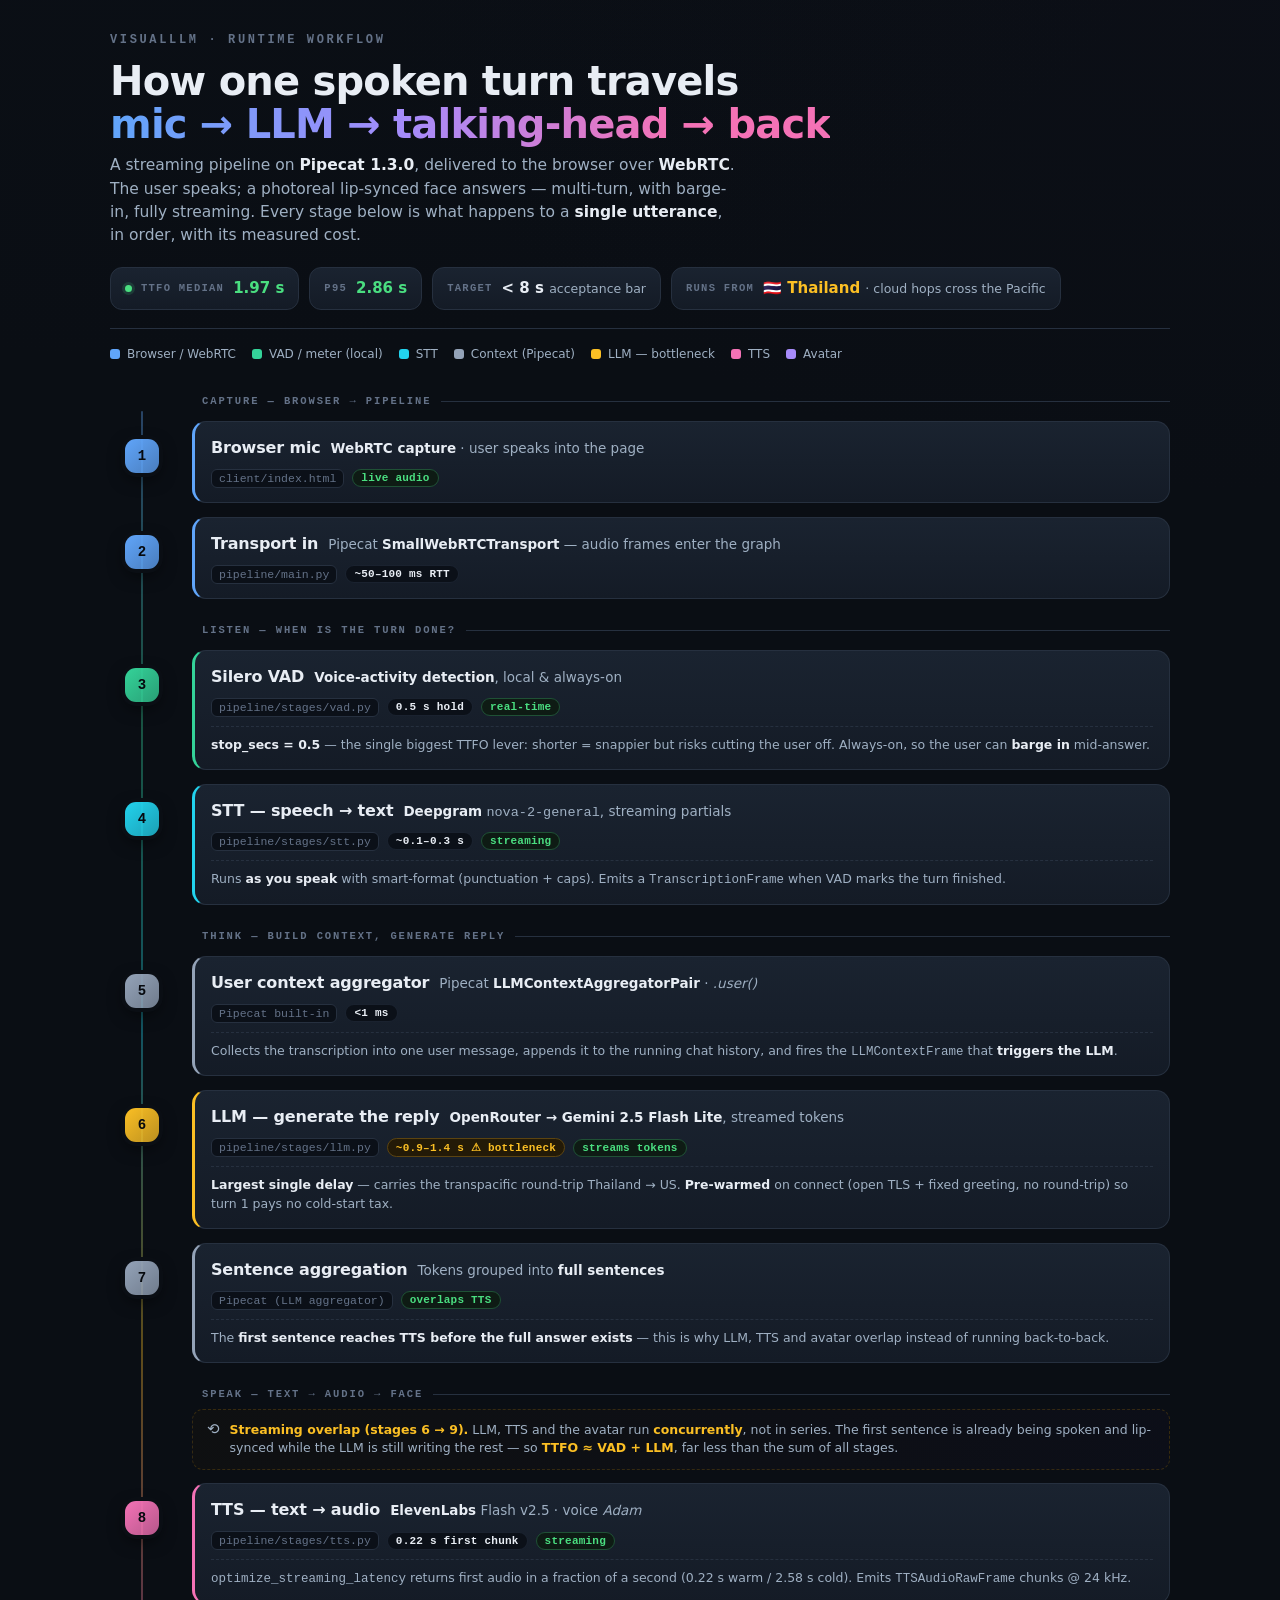
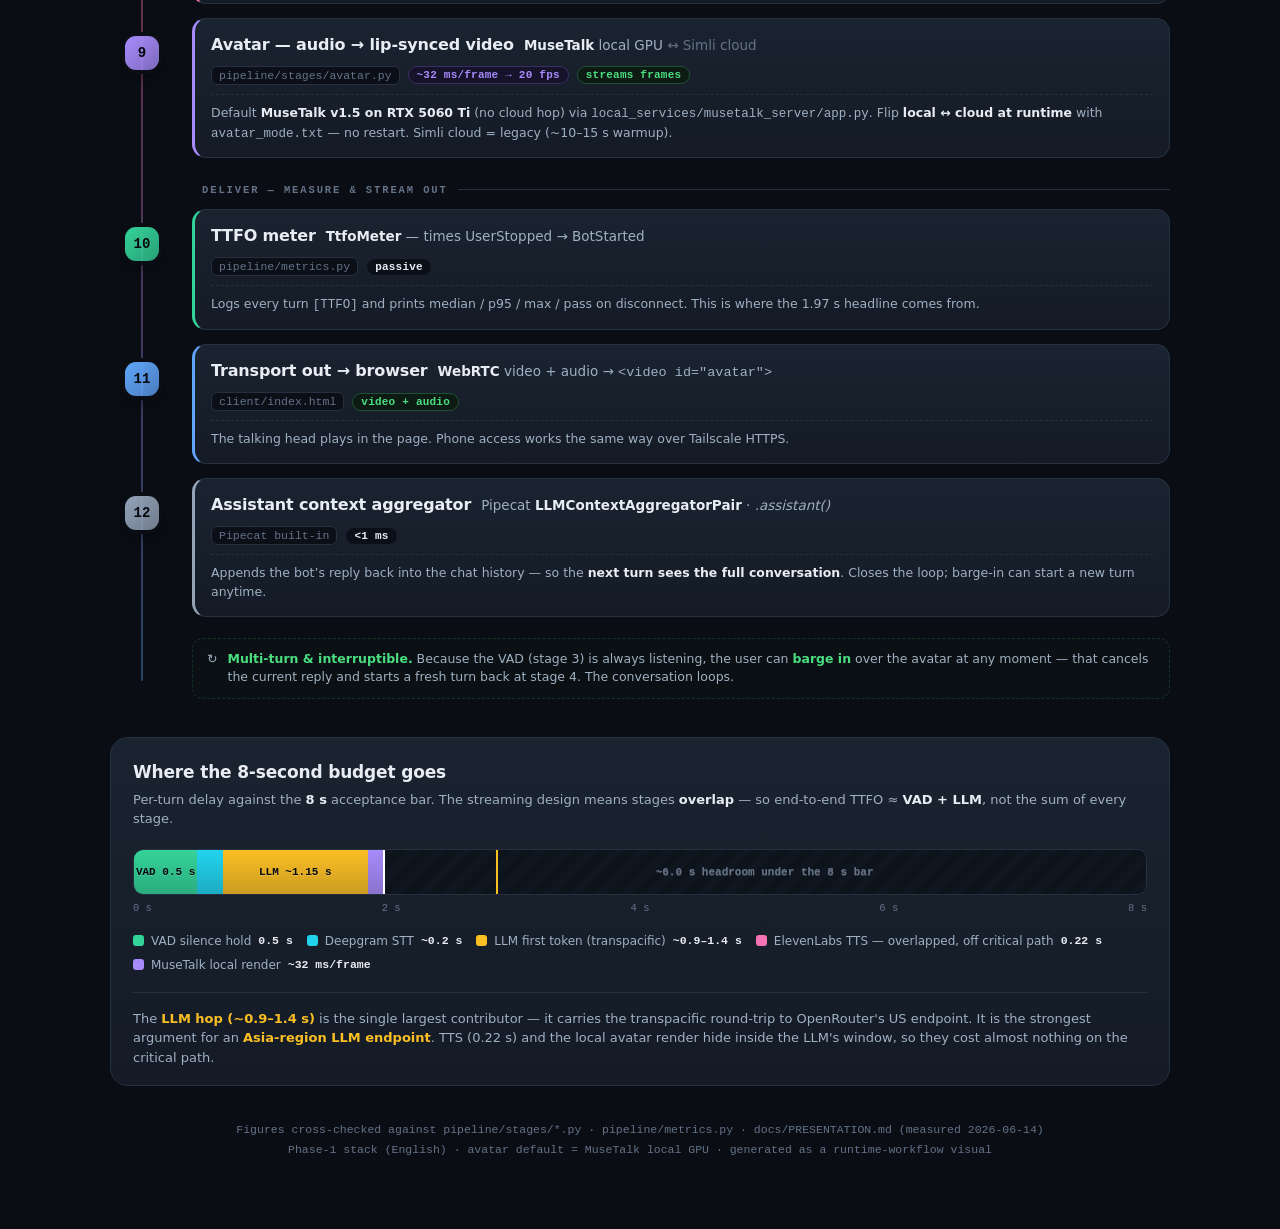
<file: docs/workflow.html>
<!DOCTYPE html>
<html lang="en">
<head>
<meta charset="utf-8">
<meta name="viewport" content="width=device-width, initial-scale=1">
<title>VisualLLm — Runtime Pipeline Workflow</title>
<style>
  :root{
    --bg:#0a0e14; --bg2:#0f141c; --panel:#141b26; --panel2:#1a2330;
    --line:#26303f; --line2:#33415560;
    --ink:#e8edf4; --ink2:#9fb0c3; --ink3:#647288;
    --mic:#60a5fa; --vad:#34d399; --stt:#22d3ee; --ctx:#94a3b8;
    --llm:#fbbf24; --tts:#f472b6; --av:#a78bfa; --met:#34d399; --out:#60a5fa;
    --mono:'SF Mono',ui-monospace,'Cascadia Code','Roboto Mono',Consolas,monospace;
    --sans:'Inter',-apple-system,'Segoe UI',Roboto,system-ui,sans-serif;
  }
  *{box-sizing:border-box}
  html,body{margin:0}
  body{
    background:
      radial-gradient(1100px 600px at 12% -8%, #16203010, transparent),
      radial-gradient(900px 500px at 100% 0%, #1b162e18, transparent),
      var(--bg);
    color:var(--ink); font-family:var(--sans);
    -webkit-font-smoothing:antialiased; line-height:1.5;
    padding:34px clamp(16px,4vw,56px) 64px;
  }
  a{color:inherit}
  .wrap{max-width:1060px;margin:0 auto}

  /* ---------- header ---------- */
  header{margin-bottom:26px}
  .eyebrow{
    font:600 12px/1 var(--mono); letter-spacing:.22em; text-transform:uppercase;
    color:var(--ink3); margin-bottom:14px;
  }
  h1{font-size:clamp(26px,4.2vw,40px); line-height:1.08; margin:0 0 8px; letter-spacing:-.02em}
  h1 .grad{
    background:linear-gradient(92deg,#60a5fa,#a78bfa 42%,#f472b6 78%);
    -webkit-background-clip:text; background-clip:text; -webkit-text-fill-color:transparent;
  }
  .sub{color:var(--ink2); font-size:15.5px; max-width:64ch; margin:0}
  .sub b{color:var(--ink); font-weight:600}

  .chips{display:flex;flex-wrap:wrap;gap:10px;margin-top:20px}
  .chip{
    display:flex;align-items:center;gap:9px; padding:9px 14px;
    background:linear-gradient(180deg,var(--panel2),var(--panel));
    border:1px solid var(--line); border-radius:12px;
  }
  .chip .k{font:600 10.5px/1 var(--mono);letter-spacing:.12em;text-transform:uppercase;color:var(--ink3)}
  .chip .v{font-weight:700;font-size:15px}
  .chip .v small{font-weight:500;color:var(--ink2);font-size:12.5px}
  .chip.ok .v{color:#4ade80}
  .chip.geo .v{color:#fbbf24}
  .dot{width:7px;height:7px;border-radius:50%;background:#4ade80;box-shadow:0 0 0 3px #4ade8025}

  .legend{display:flex;flex-wrap:wrap;gap:7px 16px;margin-top:18px;
    padding-top:16px;border-top:1px solid var(--line)}
  .lg{display:flex;align-items:center;gap:7px;font-size:12px;color:var(--ink2)}
  .lg i{width:10px;height:10px;border-radius:3px;display:inline-block}

  /* ---------- flow ---------- */
  .flow{position:relative;margin-top:30px}
  .spine{position:absolute;left:31px;top:18px;bottom:18px;width:2px;
    background:linear-gradient(180deg,var(--mic),var(--vad),var(--stt),var(--llm),var(--tts),var(--av),var(--out));
    opacity:.35;border-radius:2px}
  @media(max-width:640px){.spine{display:none}}

  .stage{position:relative;display:flex;gap:18px;padding:7px 0}
  .num{
    flex:0 0 auto;width:64px;display:flex;align-items:flex-start;justify-content:center;
    padding-top:18px;z-index:2;
  }
  .badge{
    width:34px;height:34px;border-radius:11px;display:grid;place-items:center;
    font:700 14px var(--mono); color:#06090e;
    box-shadow:0 0 0 4px var(--bg), 0 6px 16px #0008;
  }
  .card{
    flex:1 1 auto; position:relative;
    background:linear-gradient(180deg,var(--panel2),var(--panel));
    border:1px solid var(--line); border-left:3px solid var(--c,#444);
    border-radius:14px; padding:14px 16px;
    transition:transform .16s ease, border-color .16s ease, box-shadow .16s ease;
  }
  .card:hover{transform:translateY(-2px);box-shadow:0 12px 30px -12px #000c;border-color:var(--line2)}
  .ctop{display:flex;align-items:baseline;gap:10px;flex-wrap:wrap}
  .nm{font-weight:700;font-size:16px;letter-spacing:-.01em}
  .tech{font-size:13.5px;color:var(--ink2)}
  .tech b{color:var(--ink);font-weight:600}
  .meta{display:flex;align-items:center;gap:8px;flex-wrap:wrap;margin-top:9px}
  .file{font:500 11.5px var(--mono);color:var(--ink3);
    background:#0b1018;border:1px solid var(--line);border-radius:6px;padding:2px 7px}
  .pill{font:600 11px var(--mono);padding:2px 8px;border-radius:999px;letter-spacing:.02em}
  .pill.lat{background:#0b1018;border:1px solid var(--line2)}
  .pill.stream{color:#4ade80;background:#0e1b14;border:1px solid #1f5135}
  .pill.warn{color:#fbbf24;background:#231a07;border:1px solid #5c4410}
  .pill.local{color:#a78bfa;background:#16122a;border:1px solid #3a2f63}
  .note{margin-top:9px;font-size:12.5px;color:var(--ink2);border-top:1px dashed var(--line);padding-top:9px}
  .note b{color:var(--ink)}

  /* group separators */
  .grouptag{display:flex;align-items:center;gap:10px;margin:16px 0 4px;padding-left:82px}
  .grouptag span{font:600 10.5px var(--mono);letter-spacing:.18em;text-transform:uppercase;color:var(--ink3)}
  .grouptag hr{flex:1;border:0;border-top:1px solid var(--line)}

  /* overlap bracket */
  .overlap{
    position:relative;margin:6px 0 6px 82px;padding:11px 14px;
    background:linear-gradient(90deg,#231a0730,#16122a30);
    border:1px dashed #5c441088;border-radius:11px;
    font-size:12.5px;color:var(--ink2);display:flex;gap:10px;align-items:flex-start;
  }
  .overlap b{color:#fbbf24}
  .overlap .ico{font-size:15px;line-height:1.1}

  /* barge-in loop note */
  .loop{
    margin:14px 0 0 82px;padding:11px 14px;border-radius:11px;
    background:#0e1b1430;border:1px dashed #1f513588;
    font-size:12.5px;color:var(--ink2);display:flex;gap:10px;align-items:flex-start;
  }
  .loop b{color:#4ade80}

  /* ---------- latency budget ---------- */
  .budget{margin-top:38px;background:linear-gradient(180deg,var(--panel2),var(--panel));
    border:1px solid var(--line);border-radius:18px;padding:22px 22px 18px}
  .budget h2{margin:0 0 4px;font-size:17px;letter-spacing:-.01em}
  .budget p{margin:0 0 20px;color:var(--ink2);font-size:13px}
  .budget p b{color:var(--ink)}
  .track{position:relative;height:46px;background:#0b1018;border:1px solid var(--line);
    border-radius:10px;overflow:hidden;display:flex}
  .seg{height:100%;display:flex;align-items:center;justify-content:center;position:relative;
    font:600 11px var(--mono);color:#06090e;white-space:nowrap;overflow:hidden}
  .seg span{padding:0 6px;text-shadow:0 1px 0 #fff3}
  .seg.empty{background:repeating-linear-gradient(135deg,#10161f,#10161f 9px,#0d131b 9px,#0d131b 18px);
    color:var(--ink3);text-shadow:none}
  .marker{position:absolute;top:-6px;bottom:-6px;width:2px;background:#fff;z-index:3}
  .marker.p95{background:#fbbf24}
  .mlab{position:absolute;top:-23px;transform:translateX(-50%);font:600 10.5px var(--mono);
    white-space:nowrap;color:var(--ink)}
  .mlab.p95{color:#fbbf24}
  .scale{display:flex;justify-content:space-between;margin-top:7px;font:500 10.5px var(--mono);color:var(--ink3)}
  .bkey{display:flex;flex-wrap:wrap;gap:6px 14px;margin-top:18px}
  .bk{display:flex;align-items:center;gap:7px;font-size:12px;color:var(--ink2)}
  .bk i{width:11px;height:11px;border-radius:3px}
  .bk b{color:var(--ink);font-weight:600;font-family:var(--mono);font-size:11.5px}
  .budget .takeaway{margin-top:18px;padding-top:16px;border-top:1px solid var(--line);
    font-size:13px;color:var(--ink2)}
  .budget .takeaway b{color:#fbbf24}

  footer{margin-top:34px;color:var(--ink3);font-size:11.5px;text-align:center;
    font-family:var(--mono);line-height:1.7}
</style>
</head>
<body>
<div class="wrap">

  <header>
    <div class="eyebrow">VisualLLm · Runtime Workflow</div>
    <h1>How one spoken turn travels<br><span class="grad">mic → LLM → talking-head → back</span></h1>
    <p class="sub">A streaming pipeline on <b>Pipecat 1.3.0</b>, delivered to the browser over
    <b>WebRTC</b>. The user speaks; a photoreal lip-synced face answers — multi-turn, with
    barge-in, fully streaming. Every stage below is what happens to a <b>single utterance</b>,
    in order, with its measured cost.</p>

    <div class="chips">
      <div class="chip ok"><span class="dot"></span><span class="k">TTFO median</span><span class="v">1.97 s</span></div>
      <div class="chip ok"><span class="k">p95</span><span class="v">2.86 s</span></div>
      <div class="chip"><span class="k">Target</span><span class="v">&lt; 8 s <small>acceptance bar</small></span></div>
      <div class="chip geo"><span class="k">Runs from</span><span class="v">🇹🇭 Thailand <small>· cloud hops cross the Pacific</small></span></div>
    </div>

    <div class="legend" id="legend"></div>
  </header>

  <div class="flow" id="flow"><div class="spine"></div></div>

  <!-- ---------- latency budget ---------- -->
  <section class="budget">
    <h2>Where the 8-second budget goes</h2>
    <p>Per-turn delay against the <b>8 s</b> acceptance bar. The streaming design means stages
    <b>overlap</b> — so end-to-end TTFO ≈ <b>VAD + LLM</b>, not the sum of every stage.</p>

    <div class="track" id="track"></div>
    <div class="scale"><span>0 s</span><span>2 s</span><span>4 s</span><span>6 s</span><span>8 s</span></div>

    <div class="bkey" id="bkey"></div>

    <div class="takeaway">The <b>LLM hop (~0.9–1.4 s)</b> is the single largest contributor — it
    carries the transpacific round-trip to OpenRouter's US endpoint. It is the strongest argument
    for an <b>Asia-region LLM endpoint</b>. TTS (0.22 s) and the local avatar render hide inside
    the LLM's window, so they cost almost nothing on the critical path.</div>
  </section>

  <footer>
    Figures cross-checked against pipeline/stages/*.py · pipeline/metrics.py · docs/PRESENTATION.md (measured 2026-06-14)<br>
    Phase-1 stack (English) · avatar default = MuseTalk local GPU · generated as a runtime-workflow visual
  </footer>

</div>

<script>
/* ---- single source of truth for the flow ---- */
const C = {mic:'#60a5fa',vad:'#34d399',stt:'#22d3ee',ctx:'#94a3b8',
           llm:'#fbbf24',tts:'#f472b6',av:'#a78bfa',met:'#34d399',out:'#60a5fa'};

const stages = [
 {g:'Capture — browser → pipeline'},
 {n:1,key:'mic',nm:'Browser mic',tech:'<b>WebRTC capture</b> · user speaks into the page',
  file:'client/index.html',pills:[['stream','live audio']]},
 {n:2,key:'out',nm:'Transport in',tech:'Pipecat <b>SmallWebRTCTransport</b> — audio frames enter the graph',
  file:'pipeline/main.py',pills:[['lat','~50–100 ms RTT']]},

 {g:'Listen — when is the turn done?'},
 {n:3,key:'vad',nm:'Silero VAD',tech:'<b>Voice-activity detection</b>, local & always-on',
  file:'pipeline/stages/vad.py',pills:[['lat','0.5 s hold'],['stream','real-time']],
  note:'<b>stop_secs = 0.5</b> — the single biggest TTFO lever: shorter = snappier but risks cutting the user off. Always-on, so the user can <b>barge in</b> mid-answer.'},
 {n:4,key:'stt',nm:'STT — speech → text',tech:'<b>Deepgram</b> <code>nova-2-general</code>, streaming partials',
  file:'pipeline/stages/stt.py',pills:[['lat','~0.1–0.3 s'],['stream','streaming']],
  note:'Runs <b>as you speak</b> with smart-format (punctuation + caps). Emits a <code>TranscriptionFrame</code> when VAD marks the turn finished.'},

 {g:'Think — build context, generate reply'},
 {n:5,key:'ctx',nm:'User context aggregator',tech:'Pipecat <b>LLMContextAggregatorPair</b> · <i>.user()</i>',
  file:'Pipecat built-in',pills:[['lat','&lt;1 ms']],
  note:'Collects the transcription into one user message, appends it to the running chat history, and fires the <code>LLMContextFrame</code> that <b>triggers the LLM</b>.'},
 {n:6,key:'llm',nm:'LLM — generate the reply',tech:'<b>OpenRouter → Gemini 2.5 Flash Lite</b>, streamed tokens',
  file:'pipeline/stages/llm.py',pills:[['warn','~0.9–1.4 s ⚠ bottleneck'],['stream','streams tokens']],
  note:'<b>Largest single delay</b> — carries the transpacific round-trip Thailand → US. <b>Pre-warmed</b> on connect (open TLS + fixed greeting, no round-trip) so turn 1 pays no cold-start tax.'},
 {n:7,key:'ctx',nm:'Sentence aggregation',tech:'Tokens grouped into <b>full sentences</b>',
  file:'Pipecat (LLM aggregator)',pills:[['stream','overlaps TTS']],
  note:'The <b>first sentence reaches TTS before the full answer exists</b> — this is why LLM, TTS and avatar overlap instead of running back-to-back.'},

 {g:'Speak — text → audio → face'},
 {n:8,key:'tts',nm:'TTS — text → audio',tech:'<b>ElevenLabs</b> Flash v2.5 · voice <i>Adam</i>',
  file:'pipeline/stages/tts.py',pills:[['lat','0.22 s first chunk'],['stream','streaming']],
  note:'<code>optimize_streaming_latency</code> returns first audio in a fraction of a second (0.22 s warm / 2.58 s cold). Emits <code>TTSAudioRawFrame</code> chunks @ 24 kHz.'},
 {n:9,key:'av',nm:'Avatar — audio → lip-synced video',tech:'<b>MuseTalk</b> local GPU <span style="color:#647288">↔ Simli cloud</span>',
  file:'pipeline/stages/avatar.py',pills:[['local','~32 ms/frame → 20 fps'],['stream','streams frames']],
  note:'Default <b>MuseTalk v1.5 on RTX 5060 Ti</b> (no cloud hop) via <code>local_services/musetalk_server/app.py</code>. Flip <b>local ↔ cloud at runtime</b> with <code>avatar_mode.txt</code> — no restart. Simli cloud = legacy (~10–15 s warmup).'},

 {g:'Deliver — measure & stream out'},
 {n:10,key:'met',nm:'TTFO meter',tech:'<b>TtfoMeter</b> — times UserStopped → BotStarted',
  file:'pipeline/metrics.py',pills:[['lat','passive']],
  note:'Logs every turn <code>[TTFO]</code> and prints median / p95 / max / pass on disconnect. This is where the 1.97 s headline comes from.'},
 {n:11,key:'out',nm:'Transport out → browser',tech:'<b>WebRTC</b> video + audio → <code>&lt;video id="avatar"&gt;</code>',
  file:'client/index.html',pills:[['stream','video + audio']],
  note:'The talking head plays in the page. Phone access works the same way over Tailscale HTTPS.'},
 {n:12,key:'ctx',nm:'Assistant context aggregator',tech:'Pipecat <b>LLMContextAggregatorPair</b> · <i>.assistant()</i>',
  file:'Pipecat built-in',pills:[['lat','&lt;1 ms']],
  note:'Appends the bot’s reply back into the chat history — so the <b>next turn sees the full conversation</b>. Closes the loop; barge-in can start a new turn anytime.'},
];

/* ---- render flow ---- */
const flow = document.getElementById('flow');
stages.forEach(s=>{
  if(s.g){
    const t=document.createElement('div');t.className='grouptag';
    t.innerHTML=`<hr style="max-width:0"><span>${s.g}</span><hr>`;
    flow.appendChild(t);
    // inject overlap bracket right before the "Speak" group
    if(s.g.startsWith('Speak')){
      const ov=document.createElement('div');ov.className='overlap';
      ov.innerHTML=`<span class="ico">⟲</span><div><b>Streaming overlap (stages 6 → 9).</b>
        LLM, TTS and the avatar run <b>concurrently</b>, not in series. The first sentence is
        already being spoken and lip-synced while the LLM is still writing the rest — so
        <b>TTFO ≈ VAD + LLM</b>, far less than the sum of all stages.</div>`;
      flow.appendChild(ov);
    }
    return;
  }
  const col=C[s.key];
  const row=document.createElement('div');row.className='stage';
  const pills=(s.pills||[]).map(([cls,txt])=>`<span class="pill ${cls==='lat'?'lat':cls}">${txt}</span>`).join('');
  row.innerHTML=`
    <div class="num"><div class="badge" style="background:linear-gradient(135deg,${col},${col}bb)">${s.n}</div></div>
    <div class="card" style="--c:${col}">
      <div class="ctop"><span class="nm">${s.nm}</span><span class="tech">${s.tech}</span></div>
      <div class="meta"><span class="file">${s.file}</span>${pills}</div>
      ${s.note?`<div class="note">${s.note}</div>`:''}
    </div>`;
  flow.appendChild(row);
});

/* barge-in loop note at the end */
const loop=document.createElement('div');loop.className='loop';
loop.innerHTML=`<span class="ico">↻</span><div><b>Multi-turn & interruptible.</b> Because the
  VAD (stage 3) is always listening, the user can <b>barge in</b> over the avatar at any moment —
  that cancels the current reply and starts a fresh turn back at stage 4. The conversation loops.</div>`;
flow.appendChild(loop);

/* ---- render legend ---- */
const legendItems=[['mic','Browser / WebRTC'],['vad','VAD / meter (local)'],['stt','STT'],
  ['ctx','Context (Pipecat)'],['llm','LLM — bottleneck'],['tts','TTS'],['av','Avatar']];
document.getElementById('legend').innerHTML=legendItems
  .map(([k,l])=>`<span class="lg"><i style="background:${C[k]}"></i>${l}</span>`).join('');

/* ---- latency budget bar (scaled to 8 s) ---- */
const BUDGET=8;
const segs=[
  {k:'vad',lab:'VAD 0.5 s',v:0.5,c:C.vad},
  {k:'stt',lab:'STT ~0.2 s',v:0.2,c:C.stt},
  {k:'llm',lab:'LLM ~1.15 s',v:1.15,c:C.llm},
  {k:'av', lab:'avatar ~0.12 s',v:0.12,c:C.av},
];
const used=segs.reduce((a,s)=>a+s.v,0);          // ~1.97 s -> median
const track=document.getElementById('track');
segs.forEach(s=>{
  const d=document.createElement('div');d.className='seg';
  d.style.width=(s.v/BUDGET*100)+'%';
  d.style.background=`linear-gradient(180deg,${s.c},${s.c}cc)`;
  d.title=s.lab;
  d.innerHTML=`<span>${s.v>=0.45?s.lab:''}</span>`;
  track.appendChild(d);
});
const empty=document.createElement('div');empty.className='seg empty';
empty.style.width=((BUDGET-used)/BUDGET*100)+'%';
empty.innerHTML=`<span>~${(BUDGET-used).toFixed(1)} s headroom under the 8 s bar</span>`;
track.appendChild(empty);

/* markers: median (used) and p95 */
function marker(sec,cls,label){
  const m=document.createElement('div');m.className='marker '+cls;
  m.style.left=(sec/BUDGET*100)+'%';
  m.innerHTML=`<span class="mlab ${cls}">${label}</span>`;
  track.appendChild(m);
}
marker(used,'med','median 1.97 s');
marker(2.86,'p95','p95 2.86 s');

/* budget key (incl. the overlapped TTS) */
const bkey=document.getElementById('bkey');
const keyrows=[
  ['vad','VAD silence hold','0.5 s'],
  ['stt','Deepgram STT','~0.2 s'],
  ['llm','LLM first token (transpacific)','~0.9–1.4 s'],
  ['tts','ElevenLabs TTS — overlapped, off critical path','0.22 s'],
  ['av','MuseTalk local render','~32 ms/frame'],
];
bkey.innerHTML=keyrows.map(([k,l,v])=>
  `<span class="bk"><i style="background:${C[k]}"></i>${l} <b>${v}</b></span>`).join('');
</script>
</body>
</html>
</file>
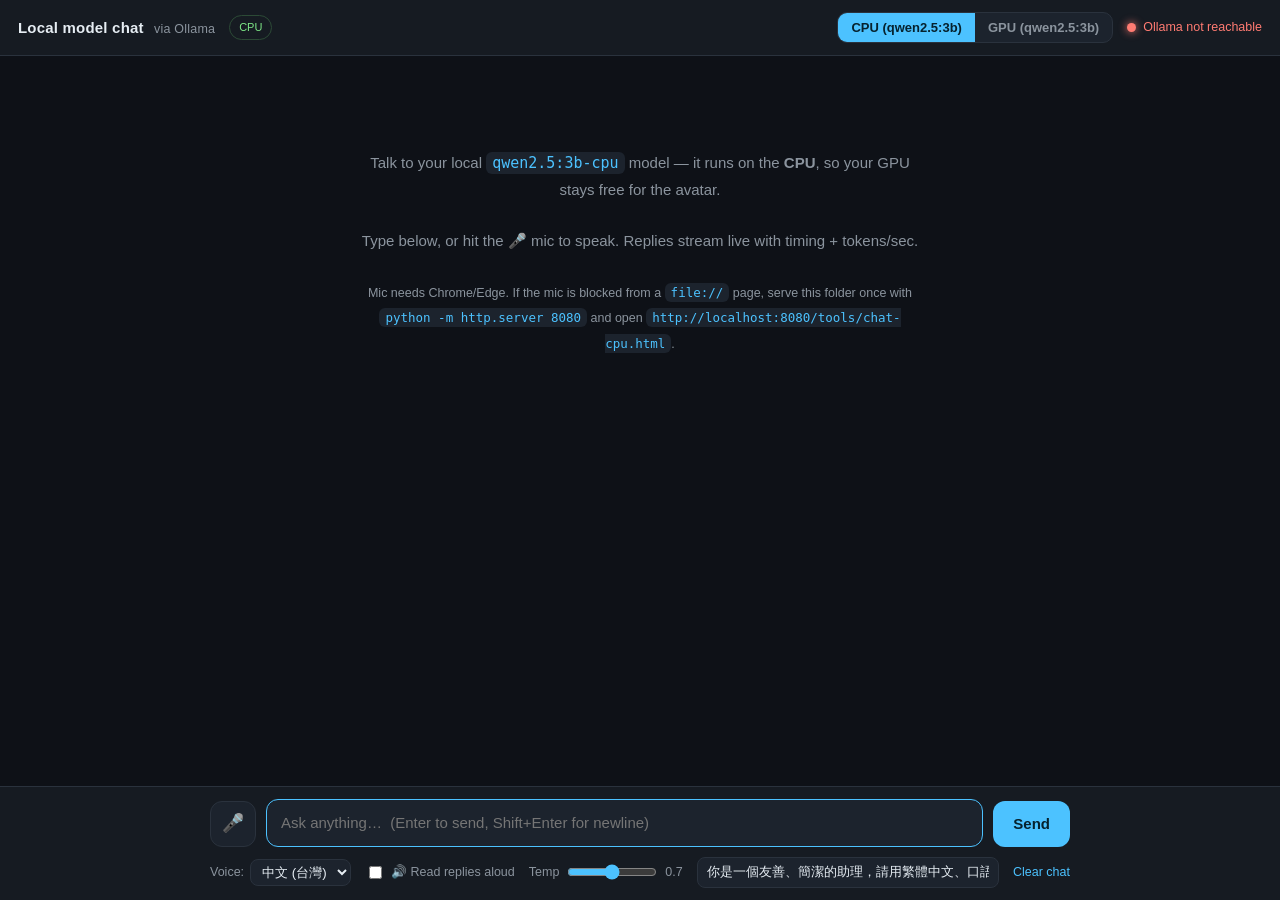
<file: tools/chat-cpu.html>
<!doctype html>
<html lang="en">
<head>
<meta charset="utf-8" />
<meta name="viewport" content="width=device-width, initial-scale=1" />
<title>Talk to the local model (CPU)</title>
<style>
  :root{
    --bg:#0e1117; --panel:#161b22; --panel-2:#1c232d; --line:#2a323d;
    --text:#e6edf3; --muted:#8b949e; --accent:#4cc2ff; --accent-2:#7ee787;
    --user:#1f6feb; --warn:#f0883e; --err:#ff7b72; --radius:14px;
  }
  *{box-sizing:border-box}
  html,body{height:100%;margin:0}
  body{
    background:var(--bg); color:var(--text);
    font:15px/1.55 -apple-system,BlinkMacSystemFont,"Segoe UI",Roboto,"Microsoft JhengHei","PingFang TC",Helvetica,Arial,sans-serif;
    display:flex; flex-direction:column; height:100vh;
  }
  header{
    display:flex; align-items:center; gap:14px; padding:12px 18px;
    background:var(--panel); border-bottom:1px solid var(--line); flex:0 0 auto;
  }
  header h1{font-size:15px; font-weight:600; margin:0; letter-spacing:.2px}
  header h1 small{color:var(--muted); font-weight:400; margin-left:6px}
  .status{display:flex; align-items:center; gap:7px; font-size:12.5px; color:var(--muted)}
  .dot{width:9px;height:9px;border-radius:50%;background:#6e7681;transition:.3s}
  .dot.ok{background:var(--accent-2);box-shadow:0 0 8px var(--accent-2)}
  .dot.bad{background:var(--err);box-shadow:0 0 8px var(--err)}
  .spacer{flex:1}
  .seg{display:flex;background:var(--panel-2);border:1px solid var(--line);border-radius:10px;overflow:hidden}
  .seg button{
    background:transparent;border:0;color:var(--muted);padding:7px 13px;font-size:13px;cursor:pointer;font-weight:600;
  }
  .seg button.active{background:var(--accent);color:#06222e}
  .badge{font-size:11px;padding:3px 9px;border-radius:999px;border:1px solid var(--line);color:var(--muted)}
  .badge.cpu{color:var(--accent-2);border-color:#2c4a36}
  .badge.gpu{color:var(--warn);border-color:#4a3a2c}

  #chat{flex:1; overflow-y:auto; padding:22px clamp(12px,5vw,80px); scroll-behavior:smooth}
  .row{display:flex; margin:0 auto 18px; max-width:860px}
  .row.user{justify-content:flex-end}
  .bubble{
    max-width:78%; padding:11px 15px; border-radius:var(--radius); white-space:pre-wrap; word-wrap:break-word;
    background:var(--panel); border:1px solid var(--line);
  }
  .row.user .bubble{background:var(--user); border-color:#1f6feb; border-bottom-right-radius:4px}
  .row.bot .bubble{border-bottom-left-radius:4px}
  .meta{font-size:11px; color:var(--muted); margin-top:6px; font-variant-numeric:tabular-nums}
  .role{font-size:11px;color:var(--muted);margin-bottom:5px;text-transform:uppercase;letter-spacing:.6px}
  .err{color:var(--err)}
  .blink::after{content:"\2588";color:var(--accent);animation:b 1s steps(2) infinite;margin-left:1px}
  @keyframes b{0%,50%{opacity:1}51%,100%{opacity:0}}
  .hint{color:var(--muted);text-align:center;max-width:560px;margin:8vh auto;line-height:1.7}
  .hint code{background:var(--panel-2);padding:2px 6px;border-radius:6px;color:var(--accent)}

  footer{flex:0 0 auto; background:var(--panel); border-top:1px solid var(--line); padding:12px clamp(12px,5vw,80px)}
  .composer{max-width:860px;margin:0 auto;display:flex;gap:10px;align-items:flex-end}
  textarea{
    flex:1; resize:none; background:var(--panel-2); color:var(--text); border:1px solid var(--line);
    border-radius:12px; padding:11px 14px; font:inherit; max-height:160px; min-height:46px; outline:none;
  }
  textarea:focus{border-color:var(--accent)}
  .iconbtn,.sendbtn{border:0;border-radius:12px;cursor:pointer;font:inherit;font-weight:600}
  .iconbtn{width:46px;height:46px;background:var(--panel-2);border:1px solid var(--line);color:var(--text);font-size:18px;flex:0 0 auto}
  .iconbtn.rec{background:var(--err);color:#fff;border-color:var(--err);animation:pulse 1.2s infinite}
  @keyframes pulse{0%{box-shadow:0 0 0 0 rgba(255,123,114,.5)}70%{box-shadow:0 0 0 10px rgba(255,123,114,0)}100%{box-shadow:0 0 0 0 rgba(255,123,114,0)}}
  .sendbtn{height:46px;padding:0 20px;background:var(--accent);color:#06222e;flex:0 0 auto}
  .sendbtn:disabled{opacity:.45;cursor:default}
  .controls{max-width:860px;margin:10px auto 0;display:flex;flex-wrap:wrap;gap:14px;align-items:center;font-size:12.5px;color:var(--muted)}
  .controls label{display:flex;align-items:center;gap:6px;cursor:pointer}
  .controls select,.controls input[type=range]{accent-color:var(--accent)}
  .controls select{background:var(--panel-2);color:var(--text);border:1px solid var(--line);border-radius:8px;padding:4px 7px}
  .controls input[type=text]{flex:1;min-width:160px;background:var(--panel-2);color:var(--text);border:1px solid var(--line);border-radius:8px;padding:5px 9px;font:inherit}
  .linkbtn{background:none;border:0;color:var(--accent);cursor:pointer;font:inherit;font-size:12.5px;padding:0}
</style>
</head>
<body>
<header>
  <h1>Local model chat <small>via Ollama</small></h1>
  <span class="badge cpu" id="procBadge">CPU</span>
  <div class="spacer"></div>
  <div class="seg" id="modelSeg" title="Which model to talk to">
    <button data-model="qwen2.5:3b-cpu" class="active">CPU (qwen2.5:3b)</button>
    <button data-model="qwen2.5:3b">GPU (qwen2.5:3b)</button>
  </div>
  <div class="status"><span class="dot" id="dot"></span><span id="statusText">checking…</span></div>
</header>

<div id="chat">
  <div class="hint" id="hint">
    Talk to your local <code>qwen2.5:3b-cpu</code> model — it runs on the <b>CPU</b>, so your GPU stays free for the avatar.<br><br>
    Type below, or hit the 🎤 mic to speak. Replies stream live with timing + tokens/sec.<br><br>
    <span style="font-size:12.5px">Mic needs Chrome/Edge. If the mic is blocked from a <code>file://</code> page, serve this folder once with<br><code>python -m http.server 8080</code> and open <code>http://localhost:8080/tools/chat-cpu.html</code>.</span>
  </div>
</div>

<footer>
  <div class="composer">
    <button class="iconbtn" id="micBtn" title="Speak (Web Speech API)">🎤</button>
    <textarea id="input" placeholder="Ask anything…  (Enter to send, Shift+Enter for newline)" rows="1"></textarea>
    <button class="sendbtn" id="sendBtn">Send</button>
  </div>
  <div class="controls">
    <label title="Spoken language for mic + read-aloud">Voice:
      <select id="voiceLang">
        <option value="zh-TW">中文 (台灣)</option>
        <option value="zh-CN">中文 (大陸)</option>
        <option value="en-US">English</option>
        <option value="th-TH">ไทย</option>
      </select>
    </label>
    <label><input type="checkbox" id="speakReplies"> 🔊 Read replies aloud</label>
    <label>Temp <input type="range" id="temp" min="0" max="1.4" step="0.1" value="0.7" style="width:90px"><span id="tempVal">0.7</span></label>
    <input type="text" id="sysPrompt" placeholder="System prompt (optional)…" value="你是一個友善、簡潔的助理，請用繁體中文、口語化的方式回答。">
    <button class="linkbtn" id="clearBtn">Clear chat</button>
  </div>
</footer>

<script>
const OLLAMA = "http://localhost:11434";
const $ = s => document.querySelector(s);
const chat = $("#chat"), input = $("#input"), sendBtn = $("#sendBtn");
let model = "qwen2.5:3b-cpu";
let messages = [];      // {role, content}
let busy = false;

// ---------- connection check ----------
async function checkConn(){
  try{
    const r = await fetch(OLLAMA + "/api/tags", {cache:"no-store"});
    const data = await r.json();
    const names = (data.models||[]).map(m=>m.name);
    const have = names.includes(model) || names.includes(model+":latest");
    $("#dot").className = "dot " + (have ? "ok" : "bad");
    $("#statusText").textContent = have ? "Ollama ready" : `Ollama up — '${model}' not found`;
    if(!have){
      $("#statusText").innerHTML = `Ollama up — <span class="err">'${model}' missing</span>`;
    }
  }catch(e){
    $("#dot").className = "dot bad";
    $("#statusText").innerHTML = `<span class="err">Ollama not reachable</span>`;
  }
}
checkConn(); setInterval(checkConn, 5000);

// ---------- model toggle ----------
$("#modelSeg").addEventListener("click", e=>{
  const b = e.target.closest("button"); if(!b) return;
  [...$("#modelSeg").children].forEach(x=>x.classList.remove("active"));
  b.classList.add("active");
  model = b.dataset.model;
  const cpu = model.includes("cpu");
  const badge = $("#procBadge");
  badge.textContent = cpu ? "CPU" : "GPU";
  badge.className = "badge " + (cpu ? "cpu" : "gpu");
  checkConn();
});

// ---------- UI helpers ----------
function addRow(role, text){
  $("#hint")?.remove();
  const row = document.createElement("div");
  row.className = "row " + (role==="user"?"user":"bot");
  const bubble = document.createElement("div");
  bubble.className = "bubble";
  const r = document.createElement("div"); r.className="role"; r.textContent = role==="user"?"You":"Model";
  const body = document.createElement("div"); body.textContent = text || "";
  bubble.appendChild(r); bubble.appendChild(body);
  row.appendChild(bubble); chat.appendChild(row);
  chat.scrollTop = chat.scrollHeight;
  return {row, bubble, body};
}
function setMeta(bubble, html){
  let m = bubble.querySelector(".meta");
  if(!m){ m = document.createElement("div"); m.className="meta"; bubble.appendChild(m); }
  m.innerHTML = html;
}

// ---------- send / stream ----------
async function send(){
  const text = input.value.trim();
  if(!text || busy) return;
  input.value=""; input.style.height="auto";
  addRow("user", text);
  messages.push({role:"user", content:text});

  busy = true; sendBtn.disabled = true;
  const {bubble, body} = addRow("bot", "");
  body.classList.add("blink");

  const sys = $("#sysPrompt").value.trim();
  const payload = {
    model,
    messages: sys ? [{role:"system",content:sys}, ...messages] : messages,
    temperature: parseFloat($("#temp").value),
    stream: true,
    stream_options: {include_usage: true}
  };

  const t0 = performance.now(); let tFirst = null;
  let acc = ""; let usage = null;
  try{
    const resp = await fetch(OLLAMA + "/v1/chat/completions", {
      method:"POST", headers:{"Content-Type":"application/json"}, body: JSON.stringify(payload)
    });
    if(!resp.ok){ throw new Error("HTTP "+resp.status+" — "+(await resp.text()).slice(0,200)); }
    const reader = resp.body.getReader();
    const dec = new TextDecoder(); let buf = "";
    while(true){
      const {value, done} = await reader.read(); if(done) break;
      buf += dec.decode(value, {stream:true});
      const lines = buf.split("\n"); buf = lines.pop();
      for(const line of lines){
        const s = line.trim(); if(!s.startsWith("data:")) continue;
        const data = s.slice(5).trim();
        if(data === "[DONE]") continue;
        let j; try{ j = JSON.parse(data); }catch{ continue; }
        if(j.usage) usage = j.usage;
        const delta = j.choices?.[0]?.delta?.content;
        if(delta){
          if(tFirst===null){ tFirst = performance.now(); }
          acc += delta; body.textContent = acc; chat.scrollTop = chat.scrollHeight;
        }
      }
    }
    body.classList.remove("blink");
    messages.push({role:"assistant", content:acc});

    const total = (performance.now()-t0)/1000;
    const ttft = tFirst!==null ? (tFirst-t0)/1000 : total;
    const genT = tFirst!==null ? (performance.now()-tFirst)/1000 : total;
    const outTok = usage?.completion_tokens;
    const tps = outTok && genT>0 ? (outTok/genT).toFixed(1) : null;
    setMeta(bubble,
      `⏱ first token <b>${ttft.toFixed(2)}s</b> · total <b>${total.toFixed(2)}s</b>` +
      (tps ? ` · <b>${tps}</b> tok/s` : "") +
      (outTok ? ` · ${outTok} tok` : "") + ` · ${model.includes("cpu")?"CPU":"GPU"}`);
    if($("#speakReplies").checked && acc.trim()) speak(acc);
  }catch(e){
    body.classList.remove("blink");
    body.innerHTML = `<span class="err">⚠ ${e.message}</span><br><span style="color:var(--muted);font-size:12.5px">Is Ollama running and is '${model}' installed?</span>`;
  }finally{
    busy=false; sendBtn.disabled=false; input.focus();
  }
}
sendBtn.addEventListener("click", send);
input.addEventListener("keydown", e=>{
  if(e.key==="Enter" && !e.shiftKey){ e.preventDefault(); send(); }
});
input.addEventListener("input", ()=>{ input.style.height="auto"; input.style.height=Math.min(input.scrollHeight,160)+"px"; });
$("#temp").addEventListener("input", e=>$("#tempVal").textContent=e.target.value);
$("#clearBtn").addEventListener("click", ()=>{ messages=[]; chat.innerHTML=""; addRow("bot","Chat cleared. Go ahead."); });

// ---------- speak replies (TTS) ----------
function speak(text){
  if(!("speechSynthesis" in window)) return;
  speechSynthesis.cancel();
  const u = new SpeechSynthesisUtterance(text);
  u.lang = $("#voiceLang").value;
  const v = speechSynthesis.getVoices().find(v=>v.lang===u.lang) ||
            speechSynthesis.getVoices().find(v=>v.lang.startsWith(u.lang.slice(0,2)));
  if(v) u.voice = v;
  speechSynthesis.speak(u);
}

// ---------- mic (STT) ----------
const SR = window.SpeechRecognition || window.webkitSpeechRecognition;
const micBtn = $("#micBtn");
if(!SR){
  micBtn.title = "Speech recognition not supported in this browser";
  micBtn.style.opacity = .4;
}else{
  let rec=null, listening=false;
  micBtn.addEventListener("click", ()=>{
    if(listening){ rec && rec.stop(); return; }
    rec = new SR();
    rec.lang = $("#voiceLang").value;
    rec.interimResults = true;
    rec.continuous = false;
    let finalT = "";
    rec.onstart = ()=>{ listening=true; micBtn.classList.add("rec"); };
    rec.onresult = e=>{
      let interim="";
      for(let i=e.resultIndex;i<e.results.length;i++){
        const t=e.results[i][0].transcript;
        if(e.results[i].isFinal) finalT+=t; else interim+=t;
      }
      input.value = (finalT+interim).trim();
      input.dispatchEvent(new Event("input"));
    };
    rec.onerror = e=>{
      micBtn.classList.remove("rec"); listening=false;
      if(e.error==="not-allowed"||e.error==="service-not-allowed"){
        alert("Mic blocked. On a file:// page Chrome may block it — serve via\n  python -m http.server 8080\nthen open http://localhost:8080/tools/chat-cpu.html");
      }
    };
    rec.onend = ()=>{
      micBtn.classList.remove("rec"); listening=false;
      if(input.value.trim()) send();
    };
    rec.start();
  });
}
// prime voices list (some browsers load async)
if("speechSynthesis" in window){ speechSynthesis.onvoiceschanged = ()=>{}; speechSynthesis.getVoices(); }
input.focus();
</script>
</body>
</html>
</file>
